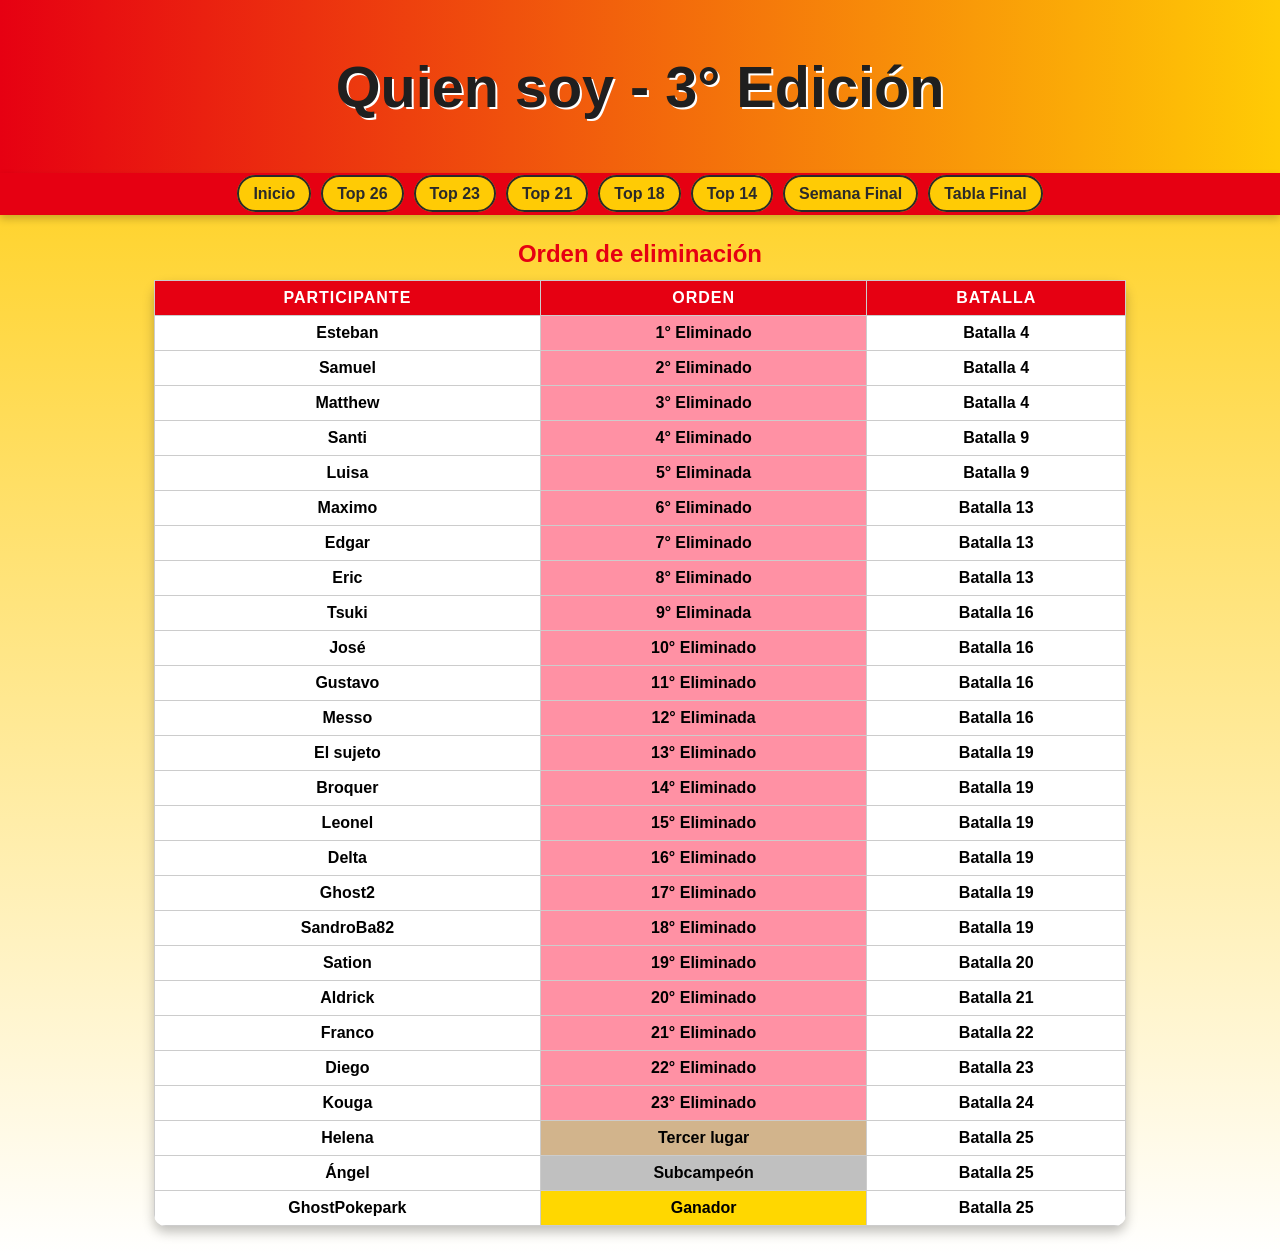
<file: index.html>
<!doctype html>
<html lang="es">
  <head>
    <meta charset="utf-8">
    <meta name="viewport" content="width=device-width, initial-scale=1.0, maximum-scale=1.0, user-scalable=no">
    <title>Quien soy - 3° Edición</title>
    <link rel="shortcut icon" href="logo.png" />

    

    <style>
      body {
        background: linear-gradient(180deg, #ffcb05, #ffffff);
        margin: 0;
        font-family: Arial;
        text-align: center;
      }
    
      /* ===== TÍTULO ===== */
      #titulo {
        padding: 15px;
        background: linear-gradient(90deg, #e60012, #ffcb05);
        color: #1f1f1f;
        font-size: 1.8em;
        font-weight: bold;
        text-shadow: 2px 2px 0 #fff;
      }
    
      /* ===== NAV ===== */
      nav {
        background-color: #e60012;
        display: flex;
        justify-content: center;
        align-items: center;
        flex-wrap: wrap;
        padding: 12px;
        margin-bottom: 25px;
        box-shadow: 0 4px 8px rgba(0,0,0,0.2);
      }
    
      nav ul {
        display: flex;
        flex-wrap: wrap;
        justify-content: center;
        gap: 10px;
        list-style: none;
        margin: 0;
        padding: 0;
      }
    
      nav ul li a {
        background-color: #ffcb05;
        color: #2a2a2a;
        font-weight: bold;
        text-decoration: none;
        padding: 8px 14px;
        border-radius: 20px;
        transition: 0.3s;
        font-size: clamp(12px, 3vw, 16px);
        border: 2px solid #2a2a2a;
      }
    
      nav ul li a:hover {
        background-color: #ffe066;
        transform: scale(1.05);
      }
    
      /* ===== CONTENEDOR TABLA ===== */
      .table-container {
        overflow-x: auto;
        -webkit-overflow-scrolling: touch;
        margin: 0 auto;
        max-width: 95%;
      }
    
      /* ===== TABLA ===== */
      table {
        width: 80%;
        border-collapse: collapse;
        box-shadow: 0 6px 12px rgba(0, 0, 0, 0.25);
        font-size: clamp(12px, 2.5vw, 16px);
        margin: 0 auto 30px;
        background-color: white;
        border-radius: 12px;
        overflow: hidden;
      }
    
      th, td {
        border: 1px solid #ccc;
        padding: 8px;
        text-align: center;
        word-wrap: break-word;
        white-space: nowrap;
      }
    
      /* Encabezado */
      th {
        background-color: #e60012;
        color: white;
        text-transform: uppercase;
        letter-spacing: 1px;
      }
    
      caption {
        font-size: 1.5em;
        margin-bottom: 12px;
        font-weight: bold;
        color: #e60012;
      }
    
      /* Subtítulos */
      .subtitulo {
        background-color: #ffffff;
        font-weight: bold;
      }
    
      /* ===== COLORES ORIGINALES (SIN CAMBIOS) ===== */
      .eliminado {
        background-color: #FF91A4;
      }
    
      .ganador {
        background-color: gold;
      }
    
      .subcampeon {
        background-color: silver;
      }
    
      .tercero {
        background-color: tan;
      }
    
      /* ===== RESPONSIVE ===== */
      @media (max-width: 600px) {
        table {
          font-size: 12px;
          width: 95%;
        }
    
        nav ul {
          flex-direction: column;
        }
    
        nav ul li a {
          width: 100%;
          display: block;
        }
    
        th, td {
          padding: 6px;
        }
      }
    </style>
    
  </head>

  <body>
    <header id="titulo">
      <h1>Quien soy - 3° Edición</h1>
    </header>

    <nav>
      <ul>
        <li><a href="index.html">Inicio</a></li>
        <li><a href="top26.html">Top 26</a></li>
        <li><a href="top23.html">Top 23</a></li>
        <li><a href="top21.html">Top 21</a></li>
        <li><a href="top18.html">Top 18</a></li>
        <li><a href="top14.html">Top 14</a></li>
        <li><a href="semanafinal.html">Semana Final</a></li>
        <li><a href="tabla.html">Tabla Final</a></li>
      </ul>
    </nav>

    <main class="container mt-3">
      <div class="table-container">
        <table>
          <caption>Orden de eliminación</caption>
          <thead>
            <tr>
              <th>Participante</th>
              <th>Orden</th>
              <th>Batalla</th>
            </tr>
          </thead>
          <tbody>
            <tr class="subtitulo"><td>Esteban</td><td class="eliminado">1° Eliminado</td><td>Batalla 4</td></tr>
            <tr class="subtitulo"><td>Samuel</td><td class="eliminado">2° Eliminado</td><td>Batalla 4</td></tr>
            <tr class="subtitulo"><td>Matthew</td><td class="eliminado">3° Eliminado</td><td>Batalla 4</td></tr>
            <tr class="subtitulo"><td>Santi</td><td class="eliminado">4° Eliminado</td><td>Batalla 9</td></tr>
            <tr class="subtitulo"><td>Luisa</td><td class="eliminado">5° Eliminada</td><td>Batalla 9</td></tr>
            <tr class="subtitulo"><td>Maximo</td><td class="eliminado">6° Eliminado</td><td>Batalla 13</td></tr>
            <tr class="subtitulo"><td>Edgar</td><td class="eliminado">7° Eliminado</td><td>Batalla 13</td></tr>
            <tr class="subtitulo"><td>Eric</td><td class="eliminado">8° Eliminado</td><td>Batalla 13</td></tr>
            <tr class="subtitulo"><td>Tsuki</td><td class="eliminado">9° Eliminada</td><td>Batalla 16</td></tr>
            <tr class="subtitulo"><td>José</td><td class="eliminado">10° Eliminado</td><td>Batalla 16</td></tr>
            <tr class="subtitulo"><td>Gustavo</td><td class="eliminado">11° Eliminado</td><td>Batalla 16</td></tr>
            <tr class="subtitulo"><td>Messo</td><td class="eliminado">12° Eliminada</td><td>Batalla 16</td></tr>
            <tr class="subtitulo"><td>El sujeto</td><td class="eliminado">13° Eliminado</td><td>Batalla 19</td></tr>
            <tr class="subtitulo"><td>Broquer</td><td class="eliminado">14° Eliminado</td><td>Batalla 19</td></tr>
            <tr class="subtitulo"><td>Leonel</td><td class="eliminado">15° Eliminado</td><td>Batalla 19</td></tr>
            <tr class="subtitulo"><td>Delta</td><td class="eliminado">16° Eliminado</td><td>Batalla 19</td></tr>
            <tr class="subtitulo"><td>Ghost2</td><td class="eliminado">17° Eliminado</td><td>Batalla 19</td></tr>
            <tr class="subtitulo"><td>SandroBa82</td><td class="eliminado">18° Eliminado</td><td>Batalla 19</td></tr>
            <tr class="subtitulo"><td>Sation</td><td class="eliminado">19° Eliminado</td><td>Batalla 20</td></tr>
            <tr class="subtitulo"><td>Aldrick</td><td class="eliminado">20° Eliminado</td><td>Batalla 21</td></tr>
            <tr class="subtitulo"><td>Franco</td><td class="eliminado">21° Eliminado</td><td>Batalla 22</td></tr>
            <tr class="subtitulo"><td>Diego</td><td class="eliminado">22° Eliminado</td><td>Batalla 23</td></tr>
            <tr class="subtitulo"><td>Kouga</td><td class="eliminado">23° Eliminado</td><td>Batalla 24</td></tr>
            <tr class="subtitulo"><td>Helena</td><td class="tercero">Tercer lugar</td><td>Batalla 25</td></tr>
            <tr class="subtitulo"><td>Ángel</td><td class="subcampeon">Subcampeón</td><td>Batalla 25</td></tr>
            <tr class="subtitulo"><td>GhostPokepark</td><td class="ganador">Ganador</td><td>Batalla 25</td></tr>
          </tbody>
        </table>
      </div>
    </main>
  </body>
</html>
</file>
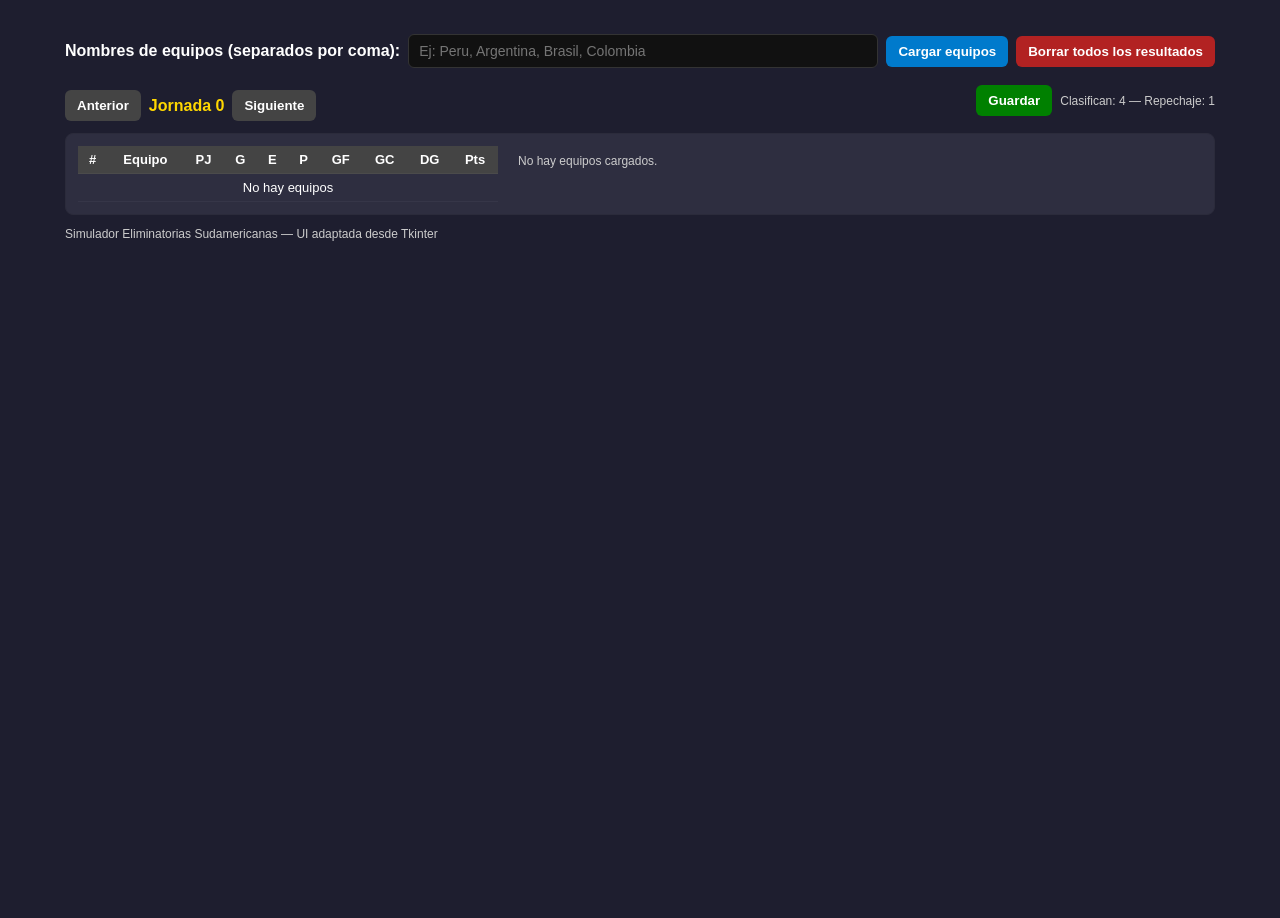
<file: calcu2.html>
<!doctype html>
<html lang="es">
<head>
  <meta charset="utf-8" />
  <meta name="viewport" content="width=device-width,initial-scale=1" />
  <title>Simulador Eliminatorias Sudamericanas</title>
  <style>
    :root{
      --bg:#1e1e2f;
      --panel:#2e2e40;
      --accent:#007acc;
      --muted:#888;
      --heading:#444;
      --yellow:#FFD700;
      --green:#228B22;
      --red:#B22222;
      --white:#ffffff;
    }
    html,body{height:100%;margin:0;font-family:Arial, sans-serif;background:var(--bg);color:var(--white)}
    .container{max-width:1150px;margin:18px auto;padding:16px}
    .top{display:flex;align-items:center;gap:8px;margin-bottom:12px}
    .top label{font-weight:700}
    .top input[type="text"]{flex:1;padding:8px 10px;border-radius:6px;border:1px solid #333;background:#111;color:var(--white);font-size:14px}
    .btn{padding:8px 12px;border-radius:6px;border:0;cursor:pointer;font-weight:700}
    .btn-primary{background:var(--accent);color:var(--white)}
    .btn-plain{background:#444;color:var(--white)}
    .btn-save{background:green;color:white}
    .btn-danger{background:var(--red);color:white}
    .controls{display:flex;gap:8px;align-items:center;margin-bottom:12px}
    .table-panel{background:var(--panel);padding:12px;border-radius:8px;border:1px solid #2b2b3b;display:flex;gap:12px}
    .standings{min-width:420px;flex:0 0 420px}
    .standings table{width:100%;border-collapse:collapse}
    .standings th, .standings td{padding:6px 8px;text-align:center;font-size:13px;border-bottom:1px solid rgba(255,255,255,0.04)}
    .standings th{background:var(--heading);font-weight:700}
    .matches{flex:1;padding:8px;max-height:420px;overflow:auto}
    .match-row{display:flex;align-items:center;gap:8px;padding:6px;border-radius:6px;margin-bottom:6px;background:rgba(0,0,0,0.05)}
    .team-label{width:160px;text-align:center;font-weight:700}
    .score-input{width:48px;padding:6px;border-radius:6px;border:1px solid #333;background:#111;color:var(--white);text-align:center;font-weight:700}
    .jornada-bar{display:flex;align-items:center;gap:8px;margin-top:10px}
    .jornada-label{color:var(--yellow);font-weight:800;font-size:16px}
    .tag{padding:4px 8px;border-radius:6px;font-weight:700}
    .clasificado{background:var(--green);color:white}
    .repechaje{background:var(--yellow);color:black}
    .eliminado{background:var(--red);color:white}
    .small{font-size:12px;color:#ccc}
    .footer{margin-top:12px;display:flex;justify-content:space-between;align-items:center}
    /* responsive */
    @media (max-width:900px){
      .table-panel{flex-direction:column}
      .standings{width:100%;flex:auto}
      .team-label{width:120px}
    }
  </style>
</head>
<body>
  <div class="container">
    <div class="top">
      <label for="teamsInput">Nombres de equipos (separados por coma):</label>
      <input id="teamsInput" type="text" placeholder="Ej: Peru, Argentina, Brasil, Colombia" />
      <button id="loadBtn" class="btn btn-primary">Cargar equipos</button>
      <button id="clearAllBtn" class="btn btn-danger" title="Borrar todos los resultados guardados">Borrar todos los resultados</button>
    </div>

    <div class="controls">
      <div class="jornada-bar">
        <button id="prevBtn" class="btn btn-plain">Anterior</button>
        <span class="jornada-label" id="jornadaLabel">Jornada 1</span>
        <button id="nextBtn" class="btn btn-plain">Siguiente</button>
      </div>

      <div style="margin-left:auto;display:flex;gap:8px;align-items:center">
        <button id="saveBtn" class="btn btn-save">Guardar</button>
        <div class="small">Clasifican: <span id="numClas">4</span> — Repechaje: <span id="numRep">1</span></div>
      </div>
    </div>

    <div class="table-panel">
      <div class="standings">
        <table id="standingsTable">
          <thead>
            <tr>
              <th>#</th><th>Equipo</th><th>PJ</th><th>G</th><th>E</th><th>P</th><th>GF</th><th>GC</th><th>DG</th><th>Pts</th>
            </tr>
          </thead>
          <tbody></tbody>
        </table>
      </div>

      <div class="matches" id="matchesPanel">
        <!-- partidos se inyectan aquí -->
      </div>
    </div>

    <div class="footer small">
      <div>Simulador Eliminatorias Sudamericanas — UI adaptada desde Tkinter</div>
      <div id="statusArea"></div>
    </div>
  </div>

<script>
/*
  Implementación en JS que replica la app Python:
  - genera fixture balanceado (ida y vuelta)
  - guarda en localStorage equipos y resultados
  - navegación de jornadas, edición de resultados
  - botón borrar todo
  - guardar silencioso (sin alertas)
*/

(() => {
  // Config (igual que en tu app python)
  const NUM_CLASSIFY = 4;
  const NUM_REPECHAGE = 1;

  // DOM
  const teamsInput = document.getElementById('teamsInput');
  const loadBtn = document.getElementById('loadBtn');
  const matchesPanel = document.getElementById('matchesPanel');
  const standingsBody = document.querySelector('#standingsTable tbody');
  const jornadaLabel = document.getElementById('jornadaLabel');
  const prevBtn = document.getElementById('prevBtn');
  const nextBtn = document.getElementById('nextBtn');
  const saveBtn = document.getElementById('saveBtn');
  const clearAllBtn = document.getElementById('clearAllBtn');
  const numClasSpan = document.getElementById('numClas');
  const numRepSpan = document.getElementById('numRep');

  numClasSpan.textContent = NUM_CLASSIFY;
  numRepSpan.textContent = NUM_REPECHAGE;

  // State
  let teams = [];
  let fixture = []; // array de jornadas, cada jornada es array de partidos [ [local,visitante], ... ]
  let results = {}; // { jornadaNumber: { "local|visitante": [g1,g2], ... }, ... }
  let currentJornada = 1;

  // Storage keys
  const KEY_TEAMS = 'eliminatorias_teams_v1';
  const KEY_RESULTS = 'eliminatorias_results_v1';
  const KEY_CURRENT = 'eliminatorias_current_v1';

  // Utiles
  function saveToStorage() {
    // Guardar sin notificaciones
    try {
      localStorage.setItem(KEY_TEAMS, JSON.stringify(teams));
      localStorage.setItem(KEY_RESULTS, JSON.stringify(results));
      localStorage.setItem(KEY_CURRENT, JSON.stringify(currentJornada));
    } catch (e) {
      console.error("Error guardando en localStorage:", e);
    }
  }

  function loadFromStorage() {
    try {
      const t = JSON.parse(localStorage.getItem(KEY_TEAMS) || 'null');
      const r = JSON.parse(localStorage.getItem(KEY_RESULTS) || 'null');
      const c = JSON.parse(localStorage.getItem(KEY_CURRENT) || 'null');
      if (Array.isArray(t) && t.length) {
        teams = t;
        fixture = generateBalancedFixture(teams);
        results = r || {};
        currentJornada = Number.isInteger(c) ? c : 1;
        if (currentJornada < 1) currentJornada = 1;
        if (currentJornada > fixture.length) currentJornada = 1;
        showMatches();
        updateTable();
        // also fill teams input for transparency
        teamsInput.value = teams.join(', ');
      }
    } catch (e) {
      console.error("Error leyendo localStorage:", e);
    }
  }

  // Genera fixture como en python (circle method) con ida y vuelta
  function generateBalancedFixture(teamList) {
    let equipos = teamList.slice();
    if (equipos.length % 2 !== 0) equipos.push('DESCANSA');
    const n = equipos.length;
    const mitad = n / 2;
    let jornadas = [];

    // We'll clone array each round
    let roundTeams = equipos.slice();
    for (let i = 0; i < n - 1; i++) {
      let jornada = [];
      for (let j = 0; j < mitad; j++) {
        const t1 = roundTeams[j];
        const t2 = roundTeams[n - 1 - j];
        if (t1 !== 'DESCANSA' && t2 !== 'DESCANSA') {
          if (i % 2 === 0) jornada.push([t1, t2]);
          else jornada.push([t2, t1]);
        }
      }
      // rotate
      roundTeams = [roundTeams[0]].concat([roundTeams[roundTeams.length - 1]], roundTeams.slice(1, roundTeams.length - 1));
      jornadas.push(jornada);
    }

    // vuelta (invertir local/visitante)
    const jornadasVuelta = jornadas.map(j => j.map(([a,b]) => [b,a]));
    return jornadas.concat(jornadasVuelta);
  }

  // Mostrar partidos de la jornada actual
  function showMatches() {
    matchesPanel.innerHTML = '';
    if (!fixture || fixture.length === 0) {
      matchesPanel.innerHTML = '<div class="small">No hay equipos cargados.</div>';
      jornadaLabel.textContent = 'Jornada 0';
      return;
    }
    const jornada = currentJornada;
    jornadaLabel.textContent = `Jornada ${jornada}`;
    const partidos = fixture[jornada-1];

    const title = document.createElement('div');
    title.style.marginBottom = '8px';
    title.innerHTML = `<strong>Partidos Jornada ${jornada}</strong>`;
    matchesPanel.appendChild(title);

    partidos.forEach((pair, idx) => {
      const [local, visitante] = pair;
      const row = document.createElement('div');
      row.className = 'match-row';

      const lblLocal = document.createElement('div');
      lblLocal.className = 'team-label';
      lblLocal.textContent = local;
      row.appendChild(lblLocal);

      const input1 = document.createElement('input');
      input1.type = 'number';
      input1.min = '0';
      input1.className = 'score-input';
      input1.dataset.idx = idx;
      input1.dataset.side = 'local';
      row.appendChild(input1);

      const vs = document.createElement('div');
      vs.textContent = 'vs';
      vs.style.fontWeight = '800';
      vs.style.color = 'var(--yellow)';
      row.appendChild(vs);

      const input2 = document.createElement('input');
      input2.type = 'number';
      input2.min = '0';
      input2.className = 'score-input';
      input2.dataset.idx = idx;
      input2.dataset.side = 'visitante';
      row.appendChild(input2);

      const lblVisit = document.createElement('div');
      lblVisit.className = 'team-label';
      lblVisit.textContent = visitante;
      row.appendChild(lblVisit);

      matchesPanel.appendChild(row);

      // cargar si existe resultado guardado
      const jornadaResults = results[jornada] || {};
      const key = pairKey(local, visitante);
      if (jornadaResults && jornadaResults[key]) {
        const [g1,g2] = jornadaResults[key];
        input1.value = g1;
        input2.value = g2;
      }

      // on enter blur? we'll allow editing. No auto save on change per spec, save on button click.
    });
  }

  function pairKey(a,b){ return `${a}│${b}`; } // use special char to avoid conflicts

  // Guarda resultados de la jornada actual (silencioso)
  function saveResults() {
    if (!fixture || fixture.length === 0) return;
    const jornada = currentJornada;
    const partidos = fixture[jornada-1];
    if (!results[jornada]) results[jornada] = {};
    // recorrer inputs en matchesPanel
    const rows = matchesPanel.querySelectorAll('.match-row');
    rows.forEach((row, idx) => {
      const inputs = row.querySelectorAll('input.score-input');
      if (inputs.length >= 2) {
        const g1 = inputs[0].value;
        const g2 = inputs[1].value;
        // only save if both are numeric (allow 0)
        const n1 = g1 === '' ? null : parseInt(g1, 10);
        const n2 = g2 === '' ? null : parseInt(g2, 10);
        const [local, visitante] = partidos[idx];
        const key = pairKey(local, visitante);
        if (Number.isInteger(n1) && Number.isInteger(n2)) {
          results[jornada][key] = [n1,n2];
        } else {
          // remove if exists
          if (results[jornada][key]) delete results[jornada][key];
        }
      }
    });

    // persist all
    saveToStorage();
    // silent save -> no alerts / message boxes
  }

  // Calcular tabla de posiciones
  function calculateTable() {
    // init stats
    const stats = {};
    teams.forEach(t => {
      stats[t] = {PJ:0,G:0,E:0,P:0,GF:0,GC:0,DG:0,Pts:0};
    });

    // iterate all jornadas and results
    Object.keys(results).forEach(jorKey => {
      const jornadaRes = results[jorKey];
      if (!jornadaRes) return;
      Object.keys(jornadaRes).forEach(pairk => {
        const [a,b] = pairk.split('│');
        const [g1,g2] = jornadaRes[pairk];
        // ensure teams still exist
        if (!(a in stats) || !(b in stats)) return;
        stats[a].PJ += 1;
        stats[b].PJ += 1;
        stats[a].GF += g1;
        stats[a].GC += g2;
        stats[b].GF += g2;
        stats[b].GC += g1;

        if (g1 > g2) {
          stats[a].G += 1;
          stats[a].Pts += 3;
          stats[b].P += 1;
        } else if (g2 > g1) {
          stats[b].G += 1;
          stats[b].Pts += 3;
          stats[a].P += 1;
        } else {
          stats[a].E += 1;
          stats[b].E += 1;
          stats[a].Pts += 1;
          stats[b].Pts += 1;
        }
      });
    });

    // DG
    Object.keys(stats).forEach(t => stats[t].DG = stats[t].GF - stats[t].GC);

    // sort: Pts, DG, GF (desc)
    const table = Object.entries(stats).sort((x,y) => {
      const a = x[1], b = y[1];
      if (a.Pts !== b.Pts) return b.Pts - a.Pts;
      if (a.DG !== b.DG) return b.DG - a.DG;
      if (a.GF !== b.GF) return b.GF - a.GF;
      // fallback alphabetical asc
      return x[0].localeCompare(y[0], 'es', {sensitivity:'base'});
    });

    return table;
  }

  // Render tabla de posiciones
  function updateTable() {
    standingsBody.innerHTML = '';
    if (!teams || teams.length === 0) {
      standingsBody.innerHTML = '<tr><td colspan="10">No hay equipos</td></tr>';
      return;
    }
    const table = calculateTable();
    table.forEach((entry, idx) => {
      const team = entry[0];
      const data = entry[1];
      const tr = document.createElement('tr');
      // color tag based on position
      let tagClass = '';
      const pos = idx + 1;
      if (pos <= NUM_CLASSIFY) tagClass = 'clasificado';
      else if (pos <= NUM_CLASSIFY + NUM_REPECHAGE) tagClass = 'repechaje';
      else tagClass = 'eliminado';

      tr.innerHTML = `
        <td>${pos}</td>
        <td style="text-align:left">${team}</td>
        <td>${data.PJ}</td>
        <td>${data.G}</td>
        <td>${data.E}</td>
        <td>${data.P}</td>
        <td>${data.GF}</td>
        <td>${data.GC}</td>
        <td>${data.DG}</td>
        <td>★ ${data.Pts} ★</td>
      `;
      tr.classList.add(tagClass);
      standingsBody.appendChild(tr);
    });
  }

  // Eventos
  loadBtn.addEventListener('click', () => {
    const raw = teamsInput.value.trim();
    if (!raw) return;
    const arr = raw.split(',').map(s => s.trim()).filter(s => s.length);
    if (arr.length % 2 !== 0) {
      // show modal-like small error (we'll use window.alert since no UI dialog requested)
      // But user asked: "si al dar guardar no aparezca ninguna ventana que diga que se guardo" - this is about saving.
      // It's acceptable to show an error for invalid team count.
      alert('Debe ingresar un número PAR de equipos');
      return;
    }
    teams = arr;
    fixture = generateBalancedFixture(teams);
    // reset or re-init results structure if different
    // preserve existing results for matching team names (if teams changed drastically, they'll be ignored)
    if (!results || typeof results !== 'object') results = {};
    currentJornada = 1;
    // save teams and clear results for jornadas not consistent? We'll keep existing results that match keys; old results referencing teams no longer present are ignored in table calc.
    saveToStorage();
    showMatches();
    updateTable();
  });

  prevBtn.addEventListener('click', () => {
    if (currentJornada > 1) {
      // before switching, auto-load any edits? we preserve edits until save is clicked
      currentJornada -= 1;
      saveToStorage(); // persist current jornada number so it's restored on reload
      showMatches();
    }
  });

  nextBtn.addEventListener('click', () => {
    if (fixture && currentJornada < fixture.length) {
      currentJornada += 1;
      saveToStorage();
      showMatches();
    }
  });

  saveBtn.addEventListener('click', () => {
    saveResults();
    updateTable();
    // silent save: do not show any popup or toast
  });

  clearAllBtn.addEventListener('click', () => {
    const ok = confirm('¿Borrar TODOS los equipos y resultados guardados? Esta acción no se puede deshacer.');
    if (!ok) return;
    teams = [];
    fixture = [];
    results = {};
    currentJornada = 1;
    localStorage.removeItem(KEY_TEAMS);
    localStorage.removeItem(KEY_RESULTS);
    localStorage.removeItem(KEY_CURRENT);
    teamsInput.value = '';
    showMatches();
    updateTable();
  });

  // Remove focus when click outside input (imitando tu binding en Tkinter)
  document.addEventListener('click', (ev) => {
    const tgt = ev.target;
    if (!(tgt.tagName === 'INPUT' && tgt.classList.contains('score-input'))) {
      // blur any focused score input
      const focused = document.querySelector('input.score-input:focus');
      if (focused) focused.blur();
    }
  });

  // On load, try to load saved state
  window.addEventListener('load', () => {
    loadFromStorage();
    // if nothing saved, show empty UI
    if (!teams || teams.length === 0) {
      showMatches();
      updateTable();
    }
  });

  // Save current jornada number when page unloads to restore position
  window.addEventListener('beforeunload', () => {
    saveToStorage();
  });

})();
</script>
</body>
</html>
</file>
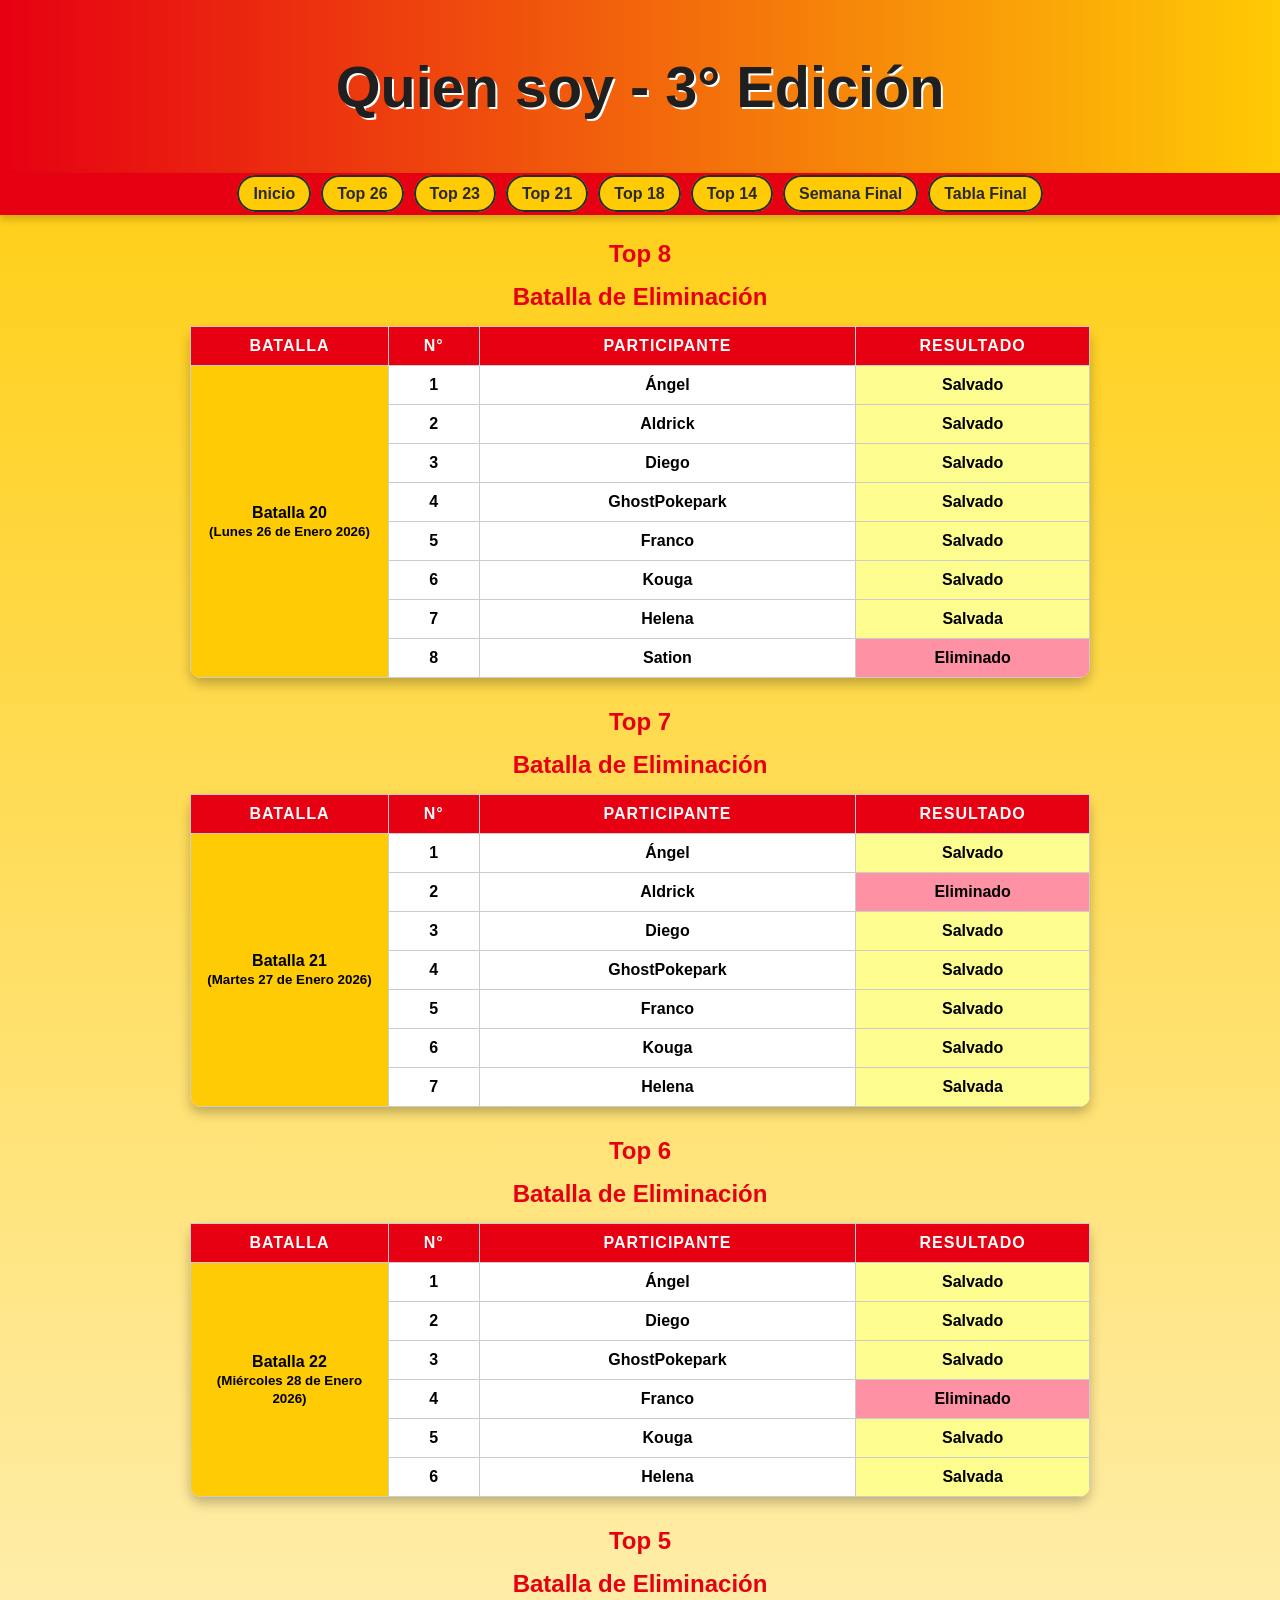
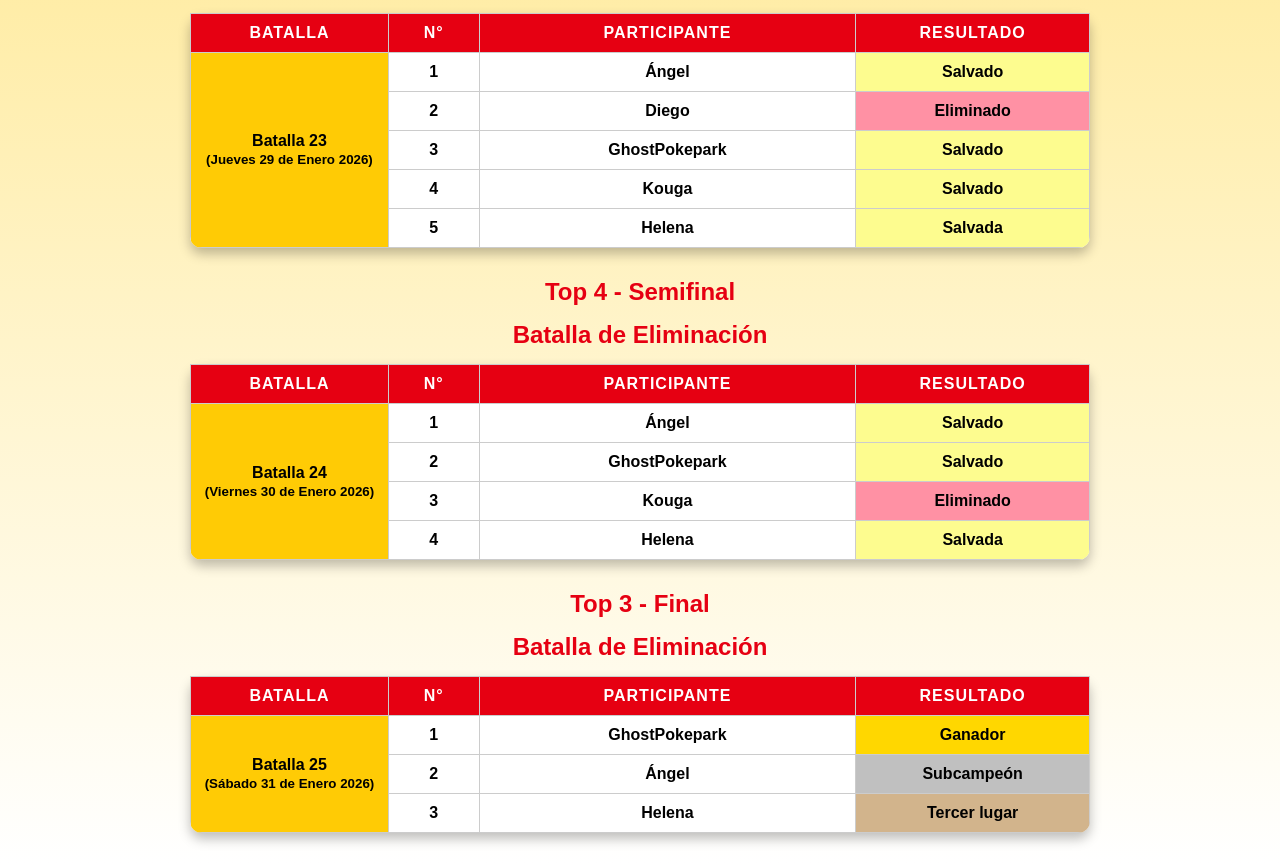
<file: semanafinal.html>
<!doctype html>
<html lang="es">
  <head>
    <meta charset="utf-8">
    <meta name="viewport" content="width=device-width, initial-scale=1">
    <title>Top 24</title>
    <link rel="shortcut icon" href="logo.png" />


    <link rel="stylesheet" href="styles.css">
  </head>

  <body>
    <div id="titulo">
      <h1>Quien soy - 3° Edición</h1>
    </div>

    <nav>
      <ul>
        <li><a href="index.html">Inicio</a></li>
        <li><a href="top26.html">Top 26</a></li>
        <li><a href="top23.html">Top 23</a></li>
        <li><a href="top21.html">Top 21</a></li>
        <li><a href="top18.html">Top 18</a></li>
        <li><a href="top14.html">Top 14</a></li>
        <li><a href="semanafinal.html">Semana Final</a></li>
        <li><a href="tabla.html">Tabla Final</a></li>
      </ul>
    </nav>

    <table>
      <caption>Top 8</caption>
      <thead>
        <tr>
          <th>Batalla</th>
          <th>N°</th>
          <th>Participante</th>
          <th>Resultado</th>
        </tr>
      </thead>
      <tbody>
        <caption>Batalla de Eliminación</caption>
        <tr>
          <td class="subtitulo" rowspan="9">Batalla 20<br><small>(Lunes 26 de Enero 2026)</small></td>
          <td>1</td>
          <td>Ángel</td>
          <td class="salvadop">Salvado</td>
        </tr>
        <tr>
          <td>2</td>
          <td>Aldrick</td>
          <td class="salvadop">Salvado</td>
        </tr>
        <tr>
          <td>3</td>
          <td>Diego</td>
          <td class="salvadop">Salvado</td>
        </tr>
        <tr>
          <td>4</td>
          <td>GhostPokepark</td>
          <td class="salvadop">Salvado</td>
        </tr>
        <tr>
          <td>5</td>
          <td>Franco</td>
          <td class="salvadop">Salvado</td>
        </tr>
        <tr>
          <td>6</td>
          <td>Kouga</td>
          <td class="salvadop">Salvado</td>
        </tr>
        <tr>
          <td>7</td>
          <td>Helena</td>
          <td class="salvadop">Salvada</td>
        </tr>
        <tr>
          <td>8</td>
          <td>Sation</td>
          <td class="eliminado">Eliminado</td>
          </tr>
      </tbody>
    </table>

    <table>
      <caption>Top 7</caption>
      <thead>
        <tr>
          <th>Batalla</th>
          <th>N°</th>
          <th>Participante</th>
          <th>Resultado</th>
        </tr>
      </thead>
      <tbody>
        <caption>Batalla de Eliminación</caption>
        <tr>
          <td class="subtitulo" rowspan="9">Batalla 21<br><small>(Martes 27 de Enero 2026)</small></td>
          <td>1</td>
          <td>Ángel</td>
          <td class="salvadop">Salvado</td>
        </tr>
        <tr>
          <td>2</td>
          <td>Aldrick</td>
          <td class="eliminado">Eliminado</td>
        </tr>
        <tr>
          <td>3</td>
          <td>Diego</td>
          <td class="salvadop">Salvado</td>
        </tr>
        <tr>
          <td>4</td>
          <td>GhostPokepark</td>
          <td class="salvadop">Salvado</td>
        </tr>
        <tr>
          <td>5</td>
          <td>Franco</td>
          <td class="salvadop">Salvado</td>
        </tr>
        <tr>
          <td>6</td>
          <td>Kouga</td>
          <td class="salvadop">Salvado</td>
        </tr>
        <tr>
          <td>7</td>
          <td>Helena</td>
          <td class="salvadop">Salvada</td>
        </tr>
      </tbody>
    </table>

    <table>
      <caption>Top 6</caption>
      <thead>
        <tr>
          <th>Batalla</th>
          <th>N°</th>
          <th>Participante</th>
          <th>Resultado</th>
        </tr>
      </thead>
      <tbody>
        <caption>Batalla de Eliminación</caption>
        <tr>
          <td class="subtitulo" rowspan="9">Batalla 22<br><small>(Miércoles 28 de Enero 2026)</small></td>
          <td>1</td>
          <td>Ángel</td>
          <td class="salvadop">Salvado</td>
        </tr>
        <tr>
          <td>2</td>
          <td>Diego</td>
          <td class="salvadop">Salvado</td>
        </tr>
        <tr>
          <td>3</td>
          <td>GhostPokepark</td>
          <td class="salvadop">Salvado</td>
        </tr>
        <tr>
          <td>4</td>
          <td>Franco</td>
          <td class="eliminado">Eliminado</td>
        </tr>
        <tr>
          <td>5</td>
          <td>Kouga</td>
          <td class="salvadop">Salvado</td>
        </tr>
        <tr>
          <td>6</td>
          <td>Helena</td>
          <td class="salvadop">Salvada</td>
        </tr>
      </tbody>
    </table>

    <table>
      <caption>Top 5</caption>
      <thead>
        <tr>
          <th>Batalla</th>
          <th>N°</th>
          <th>Participante</th>
          <th>Resultado</th>
        </tr>
      </thead>
      <tbody>
        <caption>Batalla de Eliminación</caption>
        <tr>
          <td class="subtitulo" rowspan="9">Batalla 23<br><small>(Jueves 29 de Enero 2026)</small></td>
          <td>1</td>
          <td>Ángel</td>
          <td class="salvadop">Salvado</td>
        </tr>
        <tr>
          <td>2</td>
          <td>Diego</td>
          <td class="eliminado">Eliminado</td>
        </tr>
        <tr>
          <td>3</td>
          <td>GhostPokepark</td>
          <td class="salvadop">Salvado</td>
        </tr>
        <tr>
          <td>4</td>
          <td>Kouga</td>
          <td class="salvadop">Salvado</td>
        </tr>
        <tr>
          <td>5</td>
          <td>Helena</td>
          <td class="salvadop">Salvada</td>
        </tr>
      </tbody>
    </table>

    <table>
      <caption>Top 4 - Semifinal</caption>
      <thead>
        <tr>
          <th>Batalla</th>
          <th>N°</th>
          <th>Participante</th>
          <th>Resultado</th>
        </tr>
      </thead>
      <tbody>
        <caption>Batalla de Eliminación</caption>
        <tr>
          <td class="subtitulo" rowspan="9">Batalla 24<br><small>(Viernes 30 de Enero 2026)</small></td>
          <td>1</td>
          <td>Ángel</td>
          <td class="salvadop">Salvado</td>
        </tr>
        <tr>
          <td>2</td>
          <td>GhostPokepark</td>
          <td class="salvadop">Salvado</td>
        </tr>
        <tr>
          <td>3</td>
          <td>Kouga</td>
          <td class="eliminado">Eliminado</td>
        </tr>
        <tr>
          <td>4</td>
          <td>Helena</td>
          <td class="salvadop">Salvada</td>
        </tr>
      </tbody>
    </table>

    <table>
      <caption>Top 3 - Final</caption>
      <thead>
        <tr>
          <th>Batalla</th>
          <th>N°</th>
          <th>Participante</th>
          <th>Resultado</th>
        </tr>
      </thead>
      <tbody>
        <caption>Batalla de Eliminación</caption>
        <tr>
          <td class="subtitulo" rowspan="9">Batalla 25<br><small>(Sábado 31 de Enero 2026)</small></td>
          <td>1</td>
          <td>GhostPokepark</td>
          <td class="ganador">Ganador</td>
        </tr>
        <tr>
          <td>2</td>
          <td>Ángel</td>
          <td class="subcampeon">Subcampeón</td>
        </tr>
        <tr>
          <td>3</td>
          <td>Helena</td>
          <td class="tercero">Tercer lugar</td>
        </tr>
      </tbody>
    </table>
  </body>
</html>
</file>
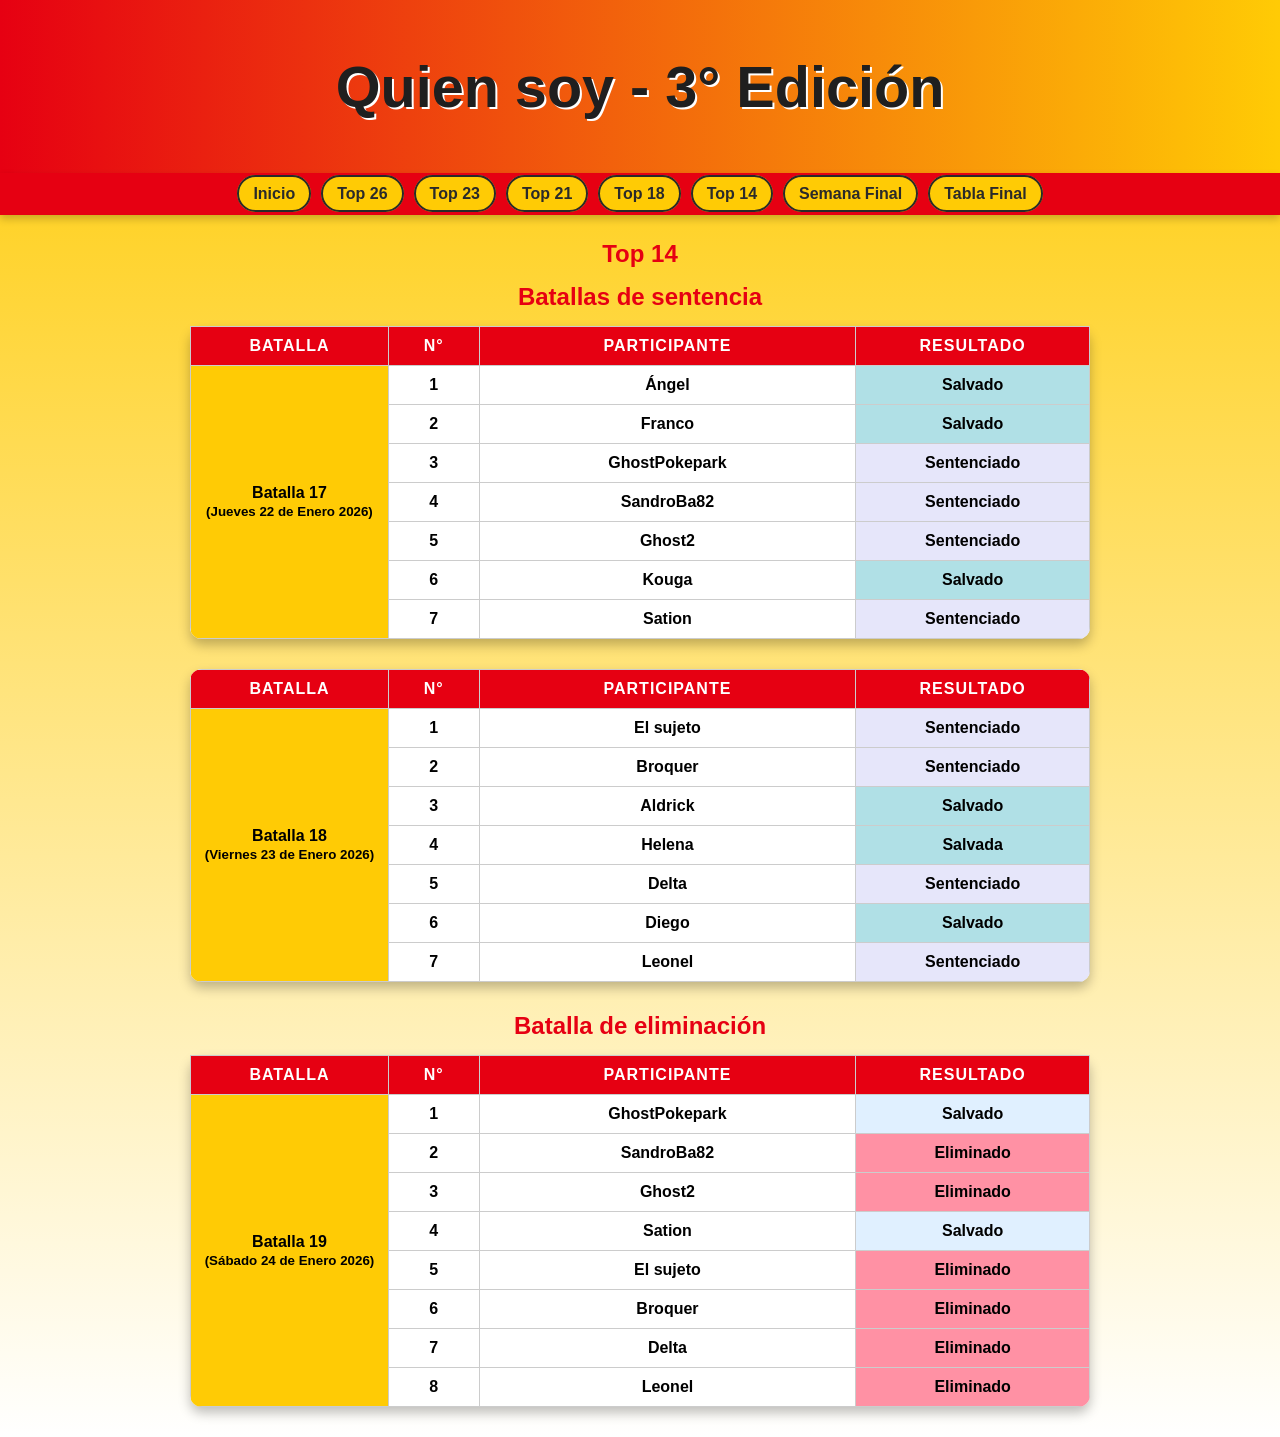
<file: top14.html>
<!doctype html>
<html lang="es">
  <head>
    <meta charset="utf-8">
    <meta name="viewport" content="width=device-width, initial-scale=1">
    <title>Top 24</title>
    <link rel="shortcut icon" href="logo.png" />


    <link rel="stylesheet" href="styles.css">
  </head>

  <body>
    <div id="titulo">
      <h1>Quien soy - 3° Edición</h1>
    </div>

    <nav>
      <ul>
        <li><a href="index.html">Inicio</a></li>
        <li><a href="top26.html">Top 26</a></li>
        <li><a href="top23.html">Top 23</a></li>
        <li><a href="top21.html">Top 21</a></li>
        <li><a href="top18.html">Top 18</a></li>
        <li><a href="top14.html">Top 14</a></li>
        <li><a href="semanafinal.html">Semana Final</a></li>
        <li><a href="tabla.html">Tabla Final</a></li>
      </ul>
    </nav>

    <table>
      <caption>Top 14</caption>
      <thead>
        <tr>
          <th>Batalla</th>
          <th>N°</th>
          <th>Participante</th>
          <th>Resultado</th>
        </tr>
      </thead>
      <tbody>
        <caption>Batallas de sentencia</caption>
        <tr>
          <td class="subtitulo" rowspan="9">Batalla 17<br><small>(Jueves 22 de Enero 2026)</small></td>
          <td>1</td>
          <td>Ángel</td>
          <td class="salvado">Salvado</td>
        </tr>
        <tr>
          <td>2</td>
          <td>Franco</td>
          <td class="salvado">Salvado</td>
        </tr>
        <tr>
          <td>3</td>
          <td>GhostPokepark</td>
          <td class="sentenciado">Sentenciado</td>
        </tr>
        <tr>
          <td>4</td>
          <td>SandroBa82</td>
          <td class="sentenciado">Sentenciado</td>
        </tr>
        <tr>
          <td>5</td>
          <td>Ghost2</td>
          <td class="sentenciado">Sentenciado</td>
        </tr>
        <tr>
          <td>6</td>
          <td>Kouga</td>
          <td class="salvado">Salvado</td>
        </tr>
        <tr>
          <td>7</td>
          <td>Sation</td>
          <td class="sentenciado">Sentenciado</td>
        </tr>
      </tbody>
    </table>

    <table>
      <thead>
        <tr>
          <th>Batalla</th>
          <th>N°</th>
          <th>Participante</th>
          <th>Resultado</th>
        </tr>
      </thead>
      <tbody>
        <tr>
          <td class="subtitulo" rowspan="9">Batalla 18<br><small>(Viernes 23 de Enero 2026)</small></td>
          <td>1</td>
          <td>El sujeto</td>
          <td class="sentenciado">Sentenciado</td>
        </tr>
        <tr>
          <td>2</td>
          <td>Broquer</td>
          <td class="sentenciado">Sentenciado</td>
        </tr>
        <tr>
          <td>3</td>
          <td>Aldrick</td>
          <td class="salvado">Salvado</td>
        </tr>
        <tr>
          <td>4</td>
          <td>Helena</td>
          <td class="salvado">Salvada</td>
        </tr>
        <tr>
          <td>5</td>
          <td>Delta</td>
          <td class="sentenciado">Sentenciado</td>
        </tr>
        <tr>
          <td>6</td>
          <td>Diego</td>
          <td class="salvado">Salvado</td>
        </tr>
        <tr>
          <td>7</td>
          <td>Leonel</td>
          <td class="sentenciado">Sentenciado</td>
        </tr>
      </tbody>
    </table>

    <table>
      <thead>
        <tr>
          <th>Batalla</th>
          <th>N°</th>
          <th>Participante</th>
          <th>Resultado</th>
        </tr>
      </thead>
      <tbody>
        <caption>Batalla de eliminación</caption>
        <tr>
          <td class="subtitulo" rowspan="9">Batalla 19<br><small>(Sábado 24 de Enero 2026)</small></td>
          <td>1</td>
          <td>GhostPokepark</td>
          <td class="salvadoe">Salvado</td>
        </tr>
        <tr>
          <td>2</td>
          <td>SandroBa82</td>
          <td class="eliminado">Eliminado</td>
        </tr>
        <tr>
          <td>3</td>
          <td>Ghost2</td>
          <td class="eliminado">Eliminado</td>
        </tr>
        <tr>
          <td>4</td>
          <td>Sation</td>
          <td class="salvadoe">Salvado</td>
        </tr>
        <tr>
          <td>5</td>
          <td>El sujeto</td>
          <td class="eliminado">Eliminado</td>
        </tr>
        <tr>
          <td>6</td>
          <td>Broquer</td>
          <td class="eliminado">Eliminado</td>
        </tr>
        <tr>
          <td>7</td>
          <td>Delta</td>
          <td class="eliminado">Eliminado</td>
        </tr>
        <tr>
          <td>8</td>
          <td>Leonel</td>
          <td class="eliminado">Eliminado</td>
        </tr>
      </tbody>
    </table>
  </body>
</html>
</file>
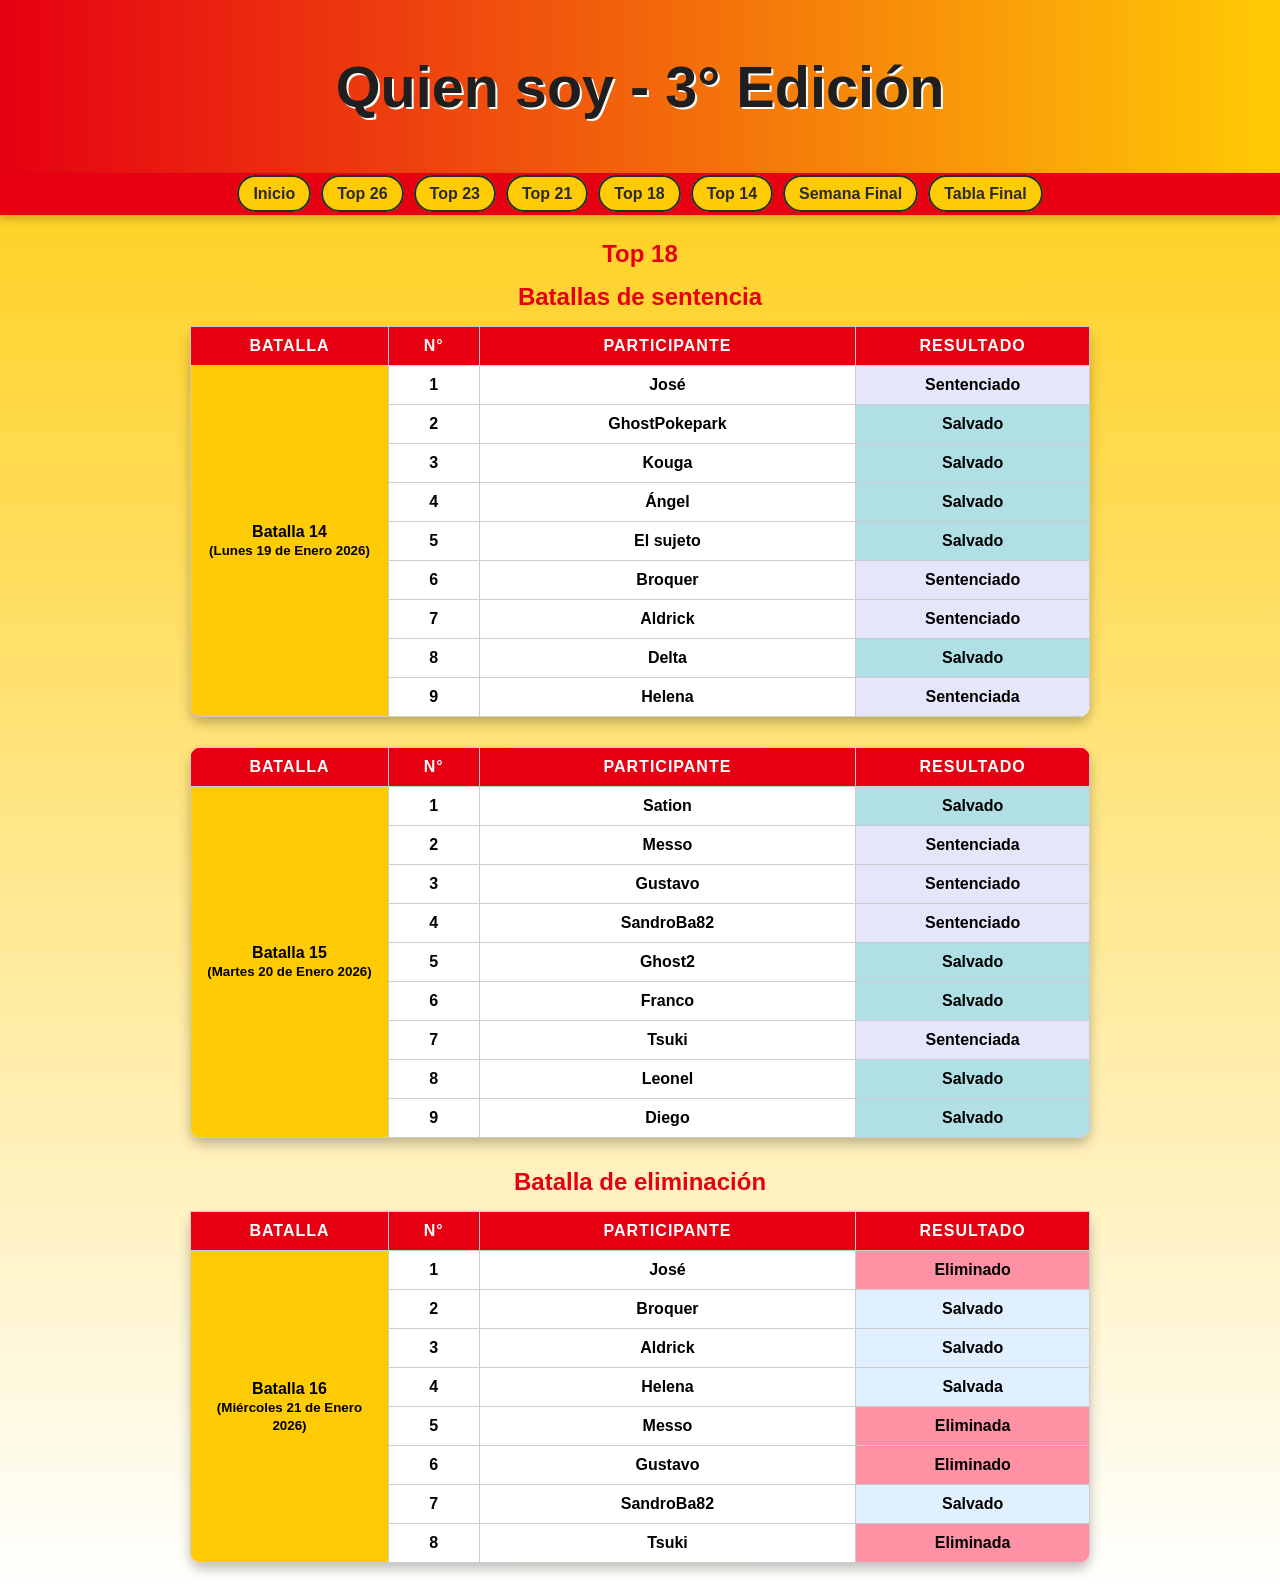
<file: top18.html>
<!doctype html>
<html lang="es">
  <head>
    <meta charset="utf-8">
    <meta name="viewport" content="width=device-width, initial-scale=1">
    <title>Top 24</title>
    <link rel="shortcut icon" href="logo.png" />


    <link rel="stylesheet" href="styles.css">
  </head>

  <body>
    <div id="titulo">
      <h1>Quien soy - 3° Edición</h1>
    </div>

    <nav>
      <ul>
        <li><a href="index.html">Inicio</a></li>
        <li><a href="top26.html">Top 26</a></li>
        <li><a href="top23.html">Top 23</a></li>
        <li><a href="top21.html">Top 21</a></li>
        <li><a href="top18.html">Top 18</a></li>
        <li><a href="top14.html">Top 14</a></li>
        <li><a href="semanafinal.html">Semana Final</a></li>
        <li><a href="tabla.html">Tabla Final</a></li>
      </ul>
    </nav>

    <table>
      <caption>Top 18</caption>
      <thead>
        <tr>
          <th>Batalla</th>
          <th>N°</th>
          <th>Participante</th>
          <th>Resultado</th>
        </tr>
      </thead>
      <tbody>
        <caption>Batallas de sentencia</caption>
        <tr>
          <td class="subtitulo" rowspan="9">Batalla 14<br><small>(Lunes 19 de Enero 2026)</small></td>
          <td>1</td>
          <td>José</td>
          <td class="sentenciado">Sentenciado</td>
        </tr>
        <tr>
          <td>2</td>
          <td>GhostPokepark</td>
          <td class="salvado">Salvado</td>
        </tr>
        <tr>
          <td>3</td>
          <td>Kouga</td>
          <td class="salvado">Salvado</td>
        </tr>
        <tr>
          <td>4</td>
          <td>Ángel</td>
          <td class="salvado">Salvado</td>
        </tr>
        <tr>
          <td>5</td>
          <td>El sujeto</td>
          <td class="salvado">Salvado</td>
        </tr>
        <tr>
          <td>6</td>
          <td>Broquer</td>
          <td class="sentenciado">Sentenciado</td>
        </tr>
        <tr>
          <td>7</td>
          <td>Aldrick</td>
          <td class="sentenciado">Sentenciado</td>
        </tr>
        <tr>
          <td>8</td>
          <td>Delta</td>
          <td class="salvado">Salvado</td>
        </tr>
        <tr>
          <td>9</td>
          <td>Helena</td>
          <td class="sentenciado">Sentenciada</td>
        </tr>
      </tbody>
    </table>

    <table>
      <thead>
        <tr>
          <th>Batalla</th>
          <th>N°</th>
          <th>Participante</th>
          <th>Resultado</th>
        </tr>
      </thead>
      <tbody>
        <tr>
          <td class="subtitulo" rowspan="9">Batalla 15<br><small>(Martes 20 de Enero 2026)</small></td>
          <td>1</td>
          <td>Sation</td>
          <td class="salvado">Salvado</td>
        </tr>
        <tr>
          <td>2</td>
          <td>Messo</td>
          <td class="sentenciado">Sentenciada</td>
        </tr>
        <tr>
          <td>3</td>
          <td>Gustavo</td>
          <td class="sentenciado">Sentenciado</td>
        </tr>
        <tr>
          <td>4</td>
          <td>SandroBa82</td>
          <td class="sentenciado">Sentenciado</td>
        </tr>
        <tr>
          <td>5</td>
          <td>Ghost2</td>
          <td class="salvado">Salvado</td>
        </tr>
        <tr>
          <td>6</td>
          <td>Franco</td>
          <td class="salvado">Salvado</td>
        </tr>
        <tr>
          <td>7</td>
          <td>Tsuki</td>
          <td class="sentenciado">Sentenciada</td>
        </tr>
        <tr>
          <td>8</td>
          <td>Leonel</td>
          <td class="salvado">Salvado</td>
        </tr>
        <tr>
          <td>9</td>
          <td>Diego</td>
          <td class="salvado">Salvado</td>
        </tr>
      </tbody>
    </table>

    <table>
      <thead>
        <tr>
          <th>Batalla</th>
          <th>N°</th>
          <th>Participante</th>
          <th>Resultado</th>
        </tr>
      </thead>
      <tbody>
        <caption>Batalla de eliminación</caption>
        <tr>
          <td class="subtitulo" rowspan="9">Batalla 16<br><small>(Miércoles 21 de Enero 2026)</small></td>
          <td>1</td>
          <td>José</td>
          <td class="eliminado">Eliminado</td>
        </tr>
        <tr>
          <td>2</td>
          <td>Broquer</td>
          <td class="salvadoe">Salvado</td>
        </tr>
        <tr>
          <td>3</td>
          <td>Aldrick</td>
          <td class="salvadoe">Salvado</td>
        </tr>
        <tr>
          <td>4</td>
          <td>Helena</td>
          <td class="salvadoe">Salvada</td>
        </tr>
        <tr>
          <td>5</td>
          <td>Messo</td>
          <td class="eliminado">Eliminada</td>
        </tr>
        <tr>
          <td>6</td>
          <td>Gustavo</td>
          <td class="eliminado">Eliminado</td>
        </tr>
        <tr>
          <td>7</td>
          <td>SandroBa82</td>
          <td class="salvadoe">Salvado</td>
        </tr>
        <tr>
          <td>8</td>
          <td>Tsuki</td>
          <td class="eliminado">Eliminada</td>
        </tr>
      </tbody>
    </table>
  </body>
</html>
</file>
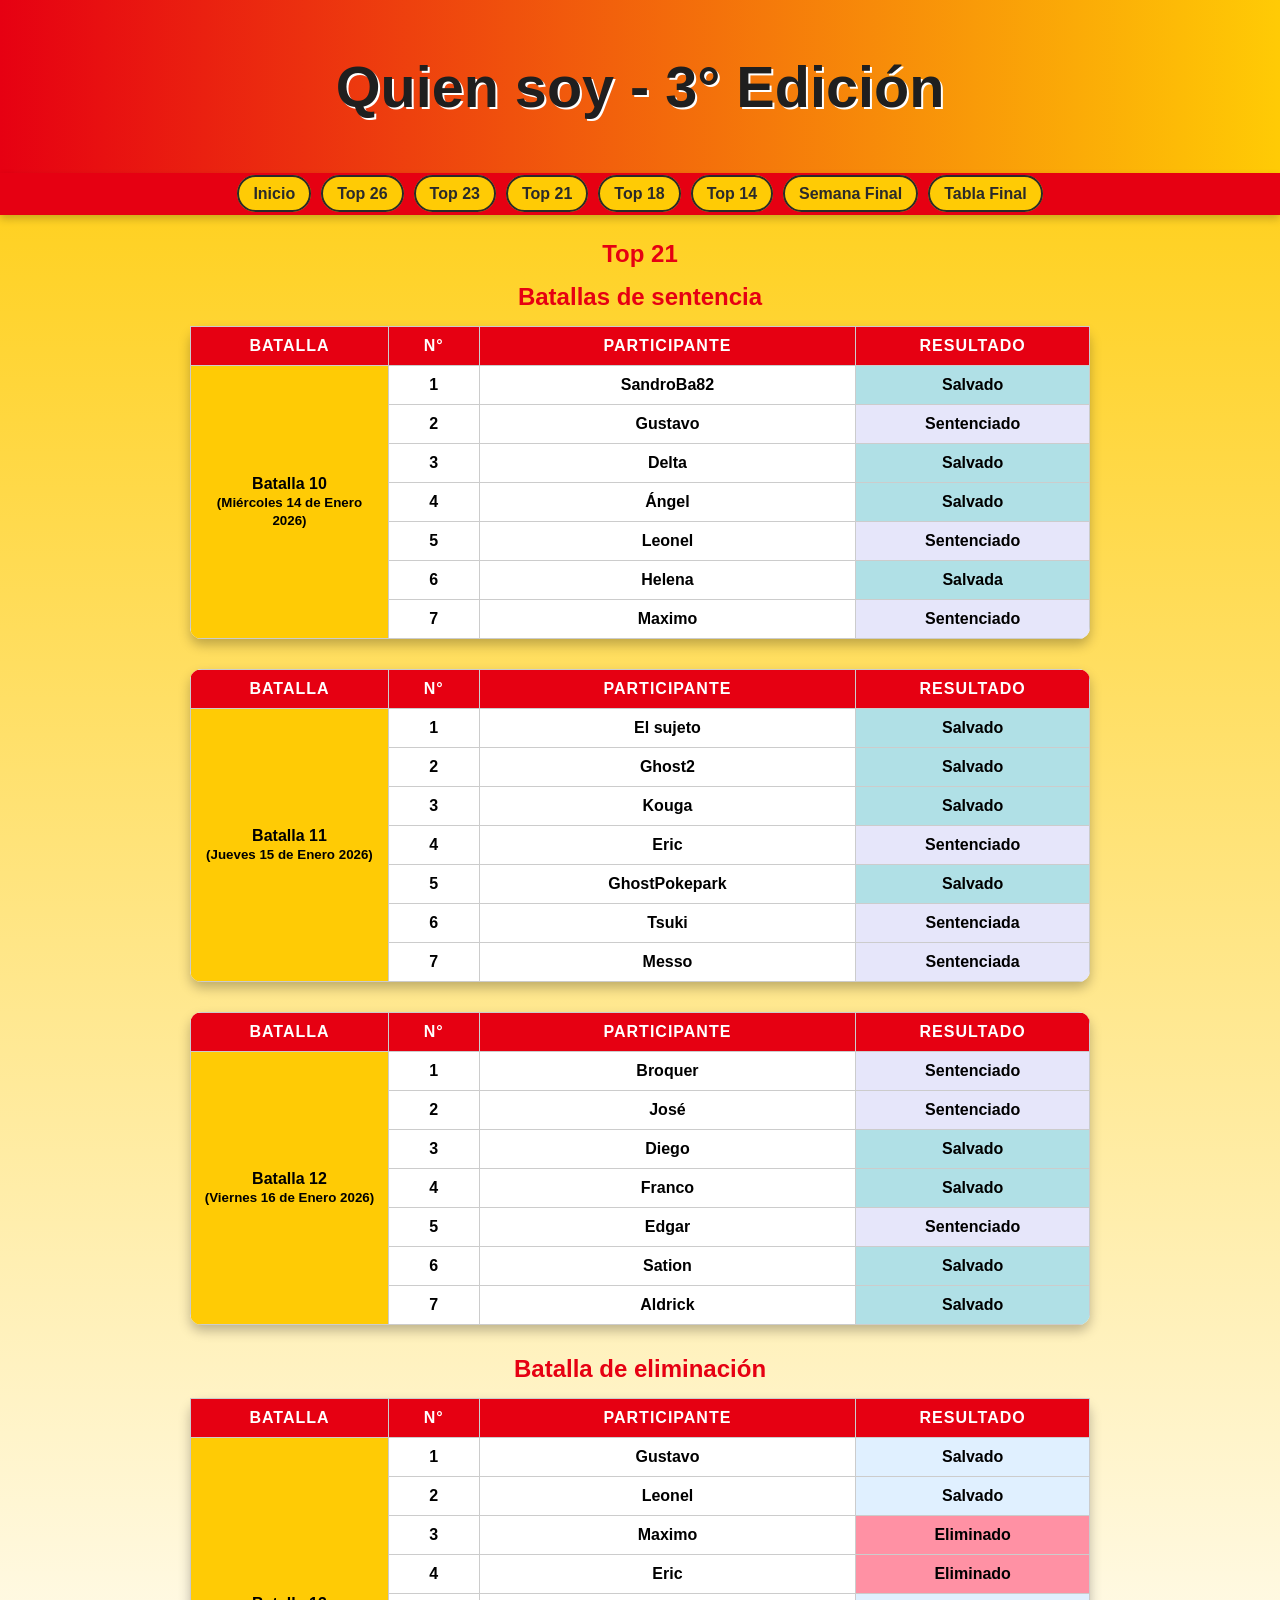
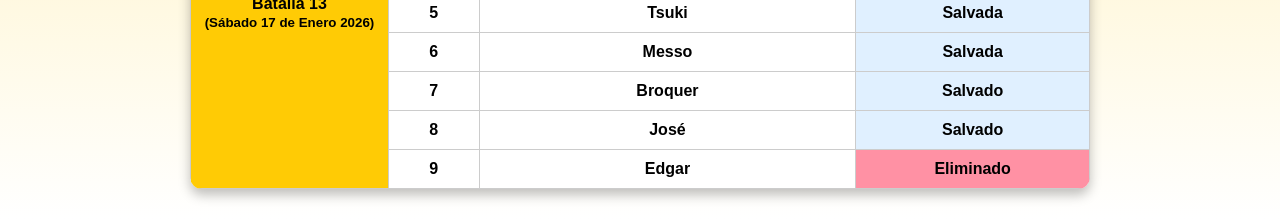
<file: top21.html>
<!doctype html>
<html lang="es">
  <head>
    <meta charset="utf-8">
    <meta name="viewport" content="width=device-width, initial-scale=1">
    <title>Top 24</title>
    <link rel="shortcut icon" href="logo.png" />


    <link rel="stylesheet" href="styles.css">
  </head>

  <body>
    <div id="titulo">
      <h1>Quien soy - 3° Edición</h1>
    </div>

    <nav>
      <ul>
        <li><a href="index.html">Inicio</a></li>
        <li><a href="top26.html">Top 26</a></li>
        <li><a href="top23.html">Top 23</a></li>
        <li><a href="top21.html">Top 21</a></li>
        <li><a href="top18.html">Top 18</a></li>
        <li><a href="top14.html">Top 14</a></li>
        <li><a href="semanafinal.html">Semana Final</a></li>
        <li><a href="tabla.html">Tabla Final</a></li>
      </ul>
    </nav>

    <table>
      <caption>Top 21</caption>
      <thead>
        <tr>
          <th>Batalla</th>
          <th>N°</th>
          <th>Participante</th>
          <th>Resultado</th>
        </tr>
      </thead>
      <tbody>
        <caption>Batallas de sentencia</caption>
        <tr>
          <td class="subtitulo" rowspan="9">Batalla 10<br><small>(Miércoles 14 de Enero 2026)</small></td>
          <td>1</td>
          <td>SandroBa82</td>
          <td class="salvado">Salvado</td>
        </tr>
        <tr>
          <td>2</td>
          <td>Gustavo</td>
          <td class="sentenciado">Sentenciado</td>
        </tr>
        <tr>
          <td>3</td>
          <td>Delta</td>
          <td class="salvado">Salvado</td>
        </tr>
        <tr>
          <td>4</td>
          <td>Ángel</td>
          <td class="salvado">Salvado</td>
        </tr>
        <tr>
          <td>5</td>
          <td>Leonel</td>
          <td class="sentenciado">Sentenciado</td>
        </tr>
        <tr>
          <td>6</td>
          <td>Helena</td>
          <td class="salvado">Salvada</td>
        </tr>
        <tr>
          <td>7</td>
          <td>Maximo</td>
          <td class="sentenciado">Sentenciado</td>
        </tr>
      </tbody>
    </table>

    <table>
      <thead>
        <tr>
          <th>Batalla</th>
          <th>N°</th>
          <th>Participante</th>
          <th>Resultado</th>
        </tr>
      </thead>
      <tbody>
        <tr>
          <td class="subtitulo" rowspan="9">Batalla 11<br><small>(Jueves 15 de Enero 2026)</small></td>
          <td>1</td>
          <td>El sujeto</td>
          <td class="salvado">Salvado</td>
        </tr>
        <tr>
          <td>2</td>
          <td>Ghost2</td>
          <td class="salvado">Salvado</td>
        </tr>
        <tr>
          <td>3</td>
          <td>Kouga</td>
          <td class="salvado">Salvado</td>
        </tr>
        <tr>
          <td>4</td>
          <td>Eric</td>
          <td class="sentenciado">Sentenciado</td>
        </tr>
        <tr>
          <td>5</td>
          <td>GhostPokepark</td>
          <td class="salvado">Salvado</td>
        </tr>
        <tr>
          <td>6</td>
          <td>Tsuki</td>
          <td class="sentenciado">Sentenciada</td>
        </tr>
        <tr>
            <td>7</td>
            <td>Messo</td>
            <td class="sentenciado">Sentenciada</td>
          </tr>
      </tbody>
    </table>

    <table>
      <thead>
        <tr>
          <th>Batalla</th>
          <th>N°</th>
          <th>Participante</th>
          <th>Resultado</th>
        </tr>
      </thead>
      <tbody>
        <tr>
          <td class="subtitulo" rowspan="8">Batalla 12<br><small>(Viernes 16 de Enero 2026)</small></td>
          <td>1</td>
          <td>Broquer</td>
          <td class="sentenciado">Sentenciado</td>
        </tr>
        <tr>
          <td>2</td>
          <td>José</td>
          <td class="sentenciado">Sentenciado</td>
        </tr>
        <tr>
          <td>3</td>
          <td>Diego</td>
          <td class="salvado">Salvado</td>
        </tr>
        <tr>
          <td>4</td>
          <td>Franco</td>
          <td class="salvado">Salvado</td>
        </tr>
        <tr>
          <td>5</td>
          <td>Edgar</td>
          <td class="sentenciado">Sentenciado</td>
        </tr>
        <tr>
          <td>6</td>
          <td>Sation</td>
          <td class="salvado">Salvado</td>
        </tr>
        <tr>
          <td>7</td>
          <td>Aldrick</td>
          <td class="salvado">Salvado</td>
          </tr>
      </tbody>
    </table>

    <table>
      <thead>
        <tr>
          <th>Batalla</th>
          <th>N°</th>
          <th>Participante</th>
          <th>Resultado</th>
        </tr>
      </thead>
      <tbody>
        <caption>Batalla de eliminación</caption>
        <tr>
          <td class="subtitulo" rowspan="9">Batalla 13<br><small>(Sábado 17 de Enero 2026)</small></td>
          <td>1</td>
          <td>Gustavo</td>
          <td class="salvadoe">Salvado</td>
        </tr>
        <tr>
          <td>2</td>
          <td>Leonel</td>
          <td class="salvadoe">Salvado</td>
        </tr>
        <tr>
          <td>3</td>
          <td>Maximo</td>
          <td class="eliminado">Eliminado</td>
        </tr>
        <tr>
          <td>4</td>
          <td>Eric</td>
          <td class="eliminado">Eliminado</td>
        </tr>
        <tr>
          <td>5</td>
          <td>Tsuki</td>
          <td class="salvadoe">Salvada</td>
        </tr>
        <tr>
          <td>6</td>
          <td>Messo</td>
          <td class="salvadoe">Salvada</td>
        </tr>
        <tr>
          <td>7</td>
          <td>Broquer</td>
          <td class="salvadoe">Salvado</td>
        </tr>
        <tr>
          <td>8</td>
          <td>José</td>
          <td class="salvadoe">Salvado</td>
        </tr>
        <tr>
          <td>9</td>
          <td>Edgar</td>
          <td class="eliminado">Eliminado</td>
          </tr>
      </tbody>
    </table>
  </body>
</html>
</file>
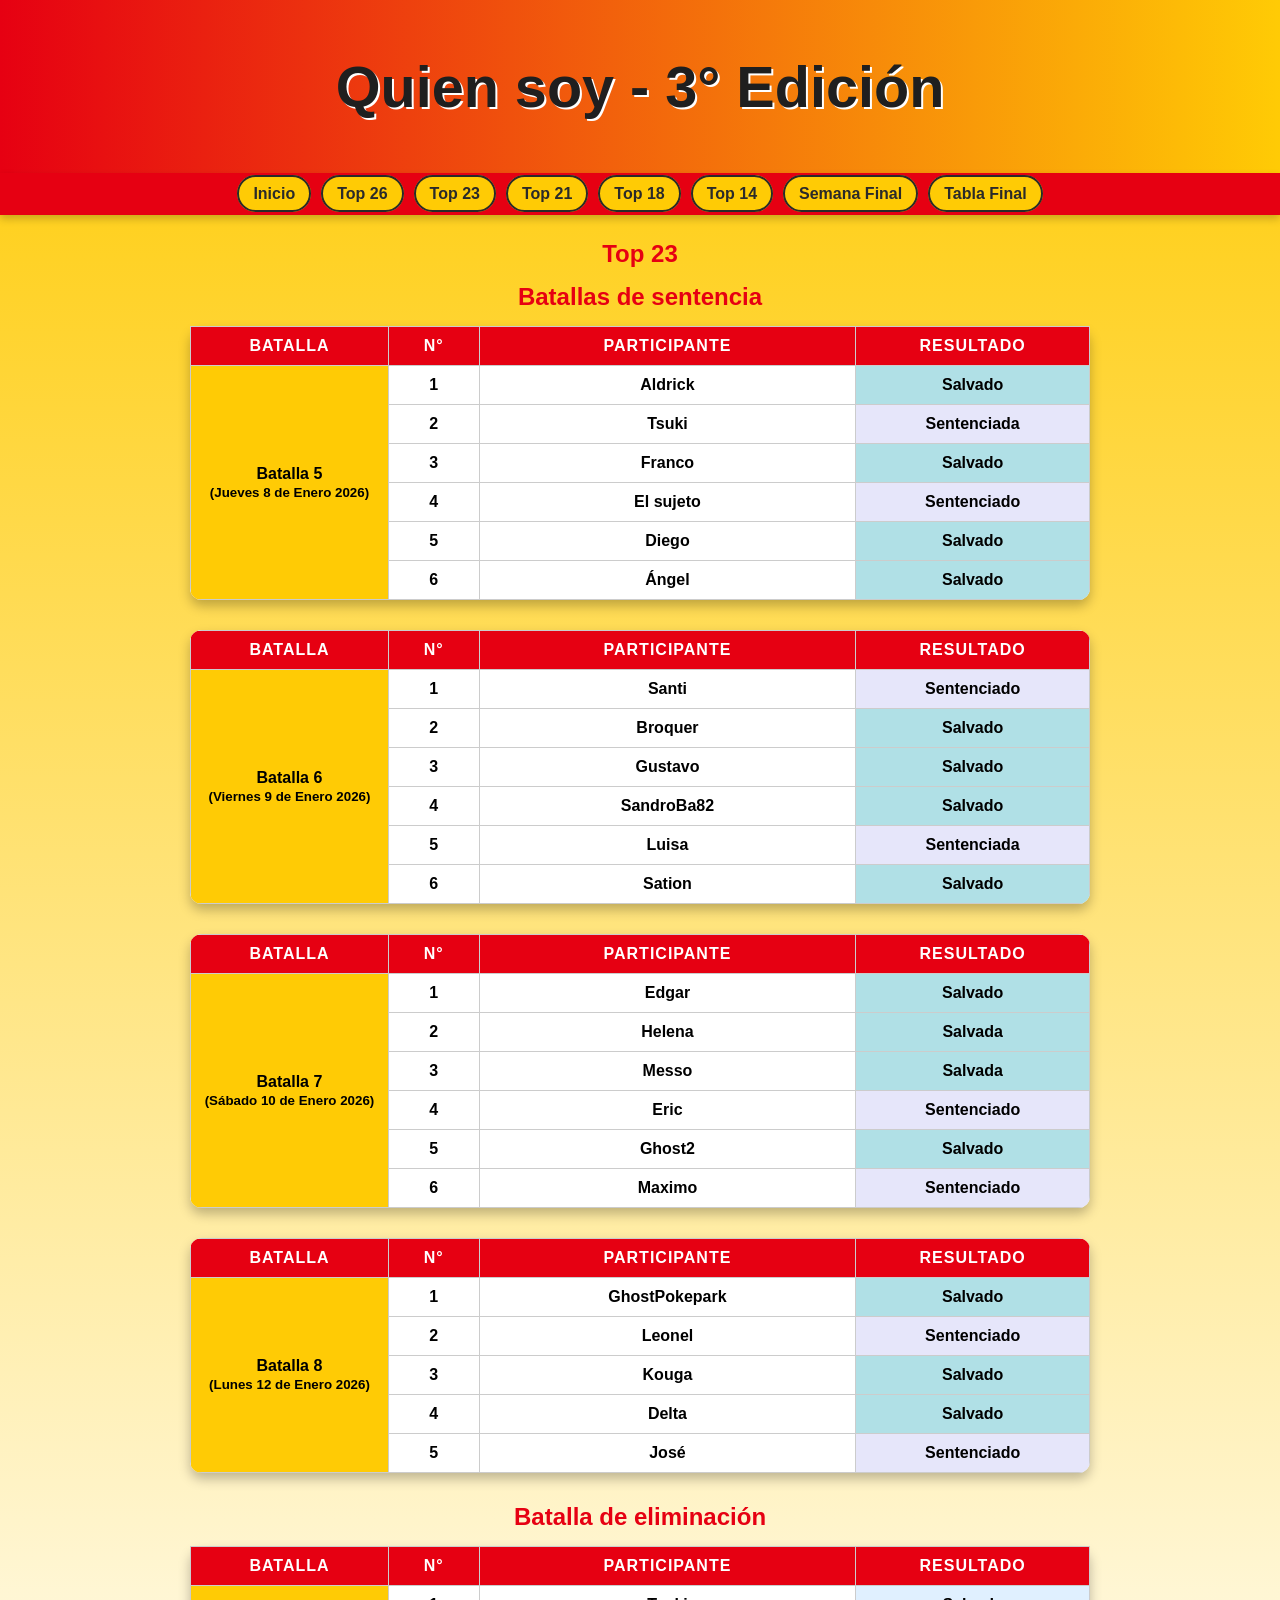
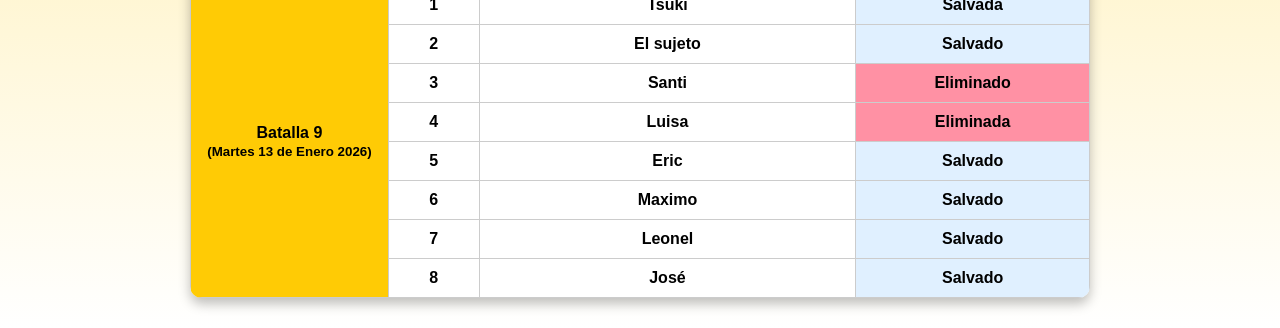
<file: top23.html>
<!doctype html>
<html lang="es">
  <head>
    <meta charset="utf-8">
    <meta name="viewport" content="width=device-width, initial-scale=1">
    <title>Top 24</title>
    <link rel="shortcut icon" href="logo.png" />


    <link rel="stylesheet" href="styles.css">
  </head>

  <body>
    <div id="titulo">
      <h1>Quien soy - 3° Edición</h1>
    </div>

    <nav>
      <ul>
        <li><a href="index.html">Inicio</a></li>
        <li><a href="top26.html">Top 26</a></li>
        <li><a href="top23.html">Top 23</a></li>
        <li><a href="top21.html">Top 21</a></li>
        <li><a href="top18.html">Top 18</a></li>
        <li><a href="top14.html">Top 14</a></li>
        <li><a href="semanafinal.html">Semana Final</a></li>
        <li><a href="tabla.html">Tabla Final</a></li>
      </ul>
    </nav>

    <table>
      <caption>Top 23</caption>
      <thead>
        <tr>
          <th>Batalla</th>
          <th>N°</th>
          <th>Participante</th>
          <th>Resultado</th>
        </tr>
      </thead>
      <tbody>
        <caption>Batallas de sentencia</caption>
        <tr>
          <td class="subtitulo" rowspan="9">Batalla 5<br><small>(Jueves 8 de Enero 2026)</small></td>
          <td>1</td>
          <td>Aldrick</td>
          <td class="salvado">Salvado</td>
        </tr>
        <tr>
          <td>2</td>
          <td>Tsuki</td>
          <td class="sentenciado">Sentenciada</td>
        </tr>
        <tr>
          <td>3</td>
          <td>Franco</td>
          <td class="salvado">Salvado</td>
        </tr>
        <tr>
          <td>4</td>
          <td>El sujeto</td>
          <td class="sentenciado">Sentenciado</td>
        </tr>
        <tr>
          <td>5</td>
          <td>Diego</td>
          <td class="salvado">Salvado</td>
        </tr>
        <tr>
          <td>6</td>
          <td>Ángel</td>
          <td class="salvado">Salvado</td>
        </tr>
      </tbody>
    </table>

    <table>
      <thead>
        <tr>
          <th>Batalla</th>
          <th>N°</th>
          <th>Participante</th>
          <th>Resultado</th>
        </tr>
      </thead>
      <tbody>
        <tr>
          <td class="subtitulo" rowspan="9">Batalla 6<br><small>(Viernes 9 de Enero 2026)</small></td>
          <td>1</td>
          <td>Santi</td>
          <td class="sentenciado">Sentenciado</td>
        </tr>
        <tr>
          <td>2</td>
          <td>Broquer</td>
          <td class="salvado">Salvado</td>
        </tr>
        <tr>
          <td>3</td>
          <td>Gustavo</td>
          <td class="salvado">Salvado</td>
        </tr>
        <tr>
          <td>4</td>
          <td>SandroBa82</td>
          <td class="salvado">Salvado</td>
        </tr>
        <tr>
          <td>5</td>
          <td>Luisa</td>
          <td class="sentenciado">Sentenciada</td>
        </tr>
        <tr>
          <td>6</td>
          <td>Sation</td>
          <td class="salvado">Salvado</td>
        </tr>
      </tbody>
    </table>

    <table>
      <thead>
        <tr>
          <th>Batalla</th>
          <th>N°</th>
          <th>Participante</th>
          <th>Resultado</th>
        </tr>
      </thead>
      <tbody>
        <tr>
          <td class="subtitulo" rowspan="8">Batalla 7<br><small>(Sábado 10 de Enero 2026)</small></td>
          <td>1</td>
          <td>Edgar</td>
          <td class="salvado">Salvado</td>
        </tr>
        <tr>
          <td>2</td>
          <td>Helena</td>
          <td class="salvado">Salvada</td>
        </tr>
        <tr>
          <td>3</td>
          <td>Messo</td>
          <td class="salvado">Salvada</td>
        </tr>
        <tr>
          <td>4</td>
          <td>Eric</td>
          <td class="sentenciado">Sentenciado</td>
        </tr>
        <tr>
          <td>5</td>
          <td>Ghost2</td>
          <td class="salvado">Salvado</td>
        </tr>
        <tr>
          <td>6</td>
          <td>Maximo</td>
          <td class="sentenciado">Sentenciado</td>
        </tr>
      </tbody>
    </table>

    <table>
        <thead>
          <tr>
            <th>Batalla</th>
            <th>N°</th>
            <th>Participante</th>
            <th>Resultado</th>
          </tr>
        </thead>
        <tbody>
          <tr>
            <td class="subtitulo" rowspan="8">Batalla 8<br><small>(Lunes 12 de Enero 2026)</small></td>
            <td>1</td>
            <td>GhostPokepark</td>
            <td class="salvado">Salvado</td>
          </tr>
          <tr>
            <td>2</td>
            <td>Leonel</td>
            <td class="sentenciado">Sentenciado</td>
          </tr>
          <tr>
            <td>3</td>
            <td>Kouga</td>
            <td class="salvado">Salvado</td>
          </tr>
          <tr>
            <td>4</td>
            <td>Delta</td>
            <td class="salvado">Salvado</td>
          </tr>
          <tr>
            <td>5</td>
            <td>José</td>
            <td class="sentenciado">Sentenciado</td>
          </tr>
        </tbody>
      </table>

    <table>
      <thead>
        <tr>
          <th>Batalla</th>
          <th>N°</th>
          <th>Participante</th>
          <th>Resultado</th>
        </tr>
      </thead>
      <tbody>
        <caption>Batalla de eliminación</caption>
        <tr>
          <td class="subtitulo" rowspan="9">Batalla 9<br><small>(Martes 13 de Enero 2026)</small></td>
          <td>1</td>
          <td>Tsuki</td>
          <td class="salvadoe">Salvada</td>
        </tr>
        <tr>
          <td>2</td>
          <td>El sujeto</td>
          <td class="salvadoe">Salvado</td>
        </tr>
        <tr>
          <td>3</td>
          <td>Santi</td>
          <td class="eliminado">Eliminado</td>
        </tr>
        <tr>
          <td>4</td>
          <td>Luisa</td>
          <td class="eliminado">Eliminada</td>
        </tr>
        <tr>
          <td>5</td>
          <td>Eric</td>
          <td class="salvadoe">Salvado</td>
        </tr>
        <tr>
          <td>6</td>
          <td>Maximo</td>
          <td class="salvadoe">Salvado</td>
        </tr>
        <tr>
          <td>7</td>
          <td>Leonel</td>
          <td class="salvadoe">Salvado</td>
        </tr>
        <tr>
          <td>8</td>
          <td>José</td>
          <td class="salvadoe">Salvado</td>
        </tr>
      </tbody>
    </table>
  </body>
</html>
</file>
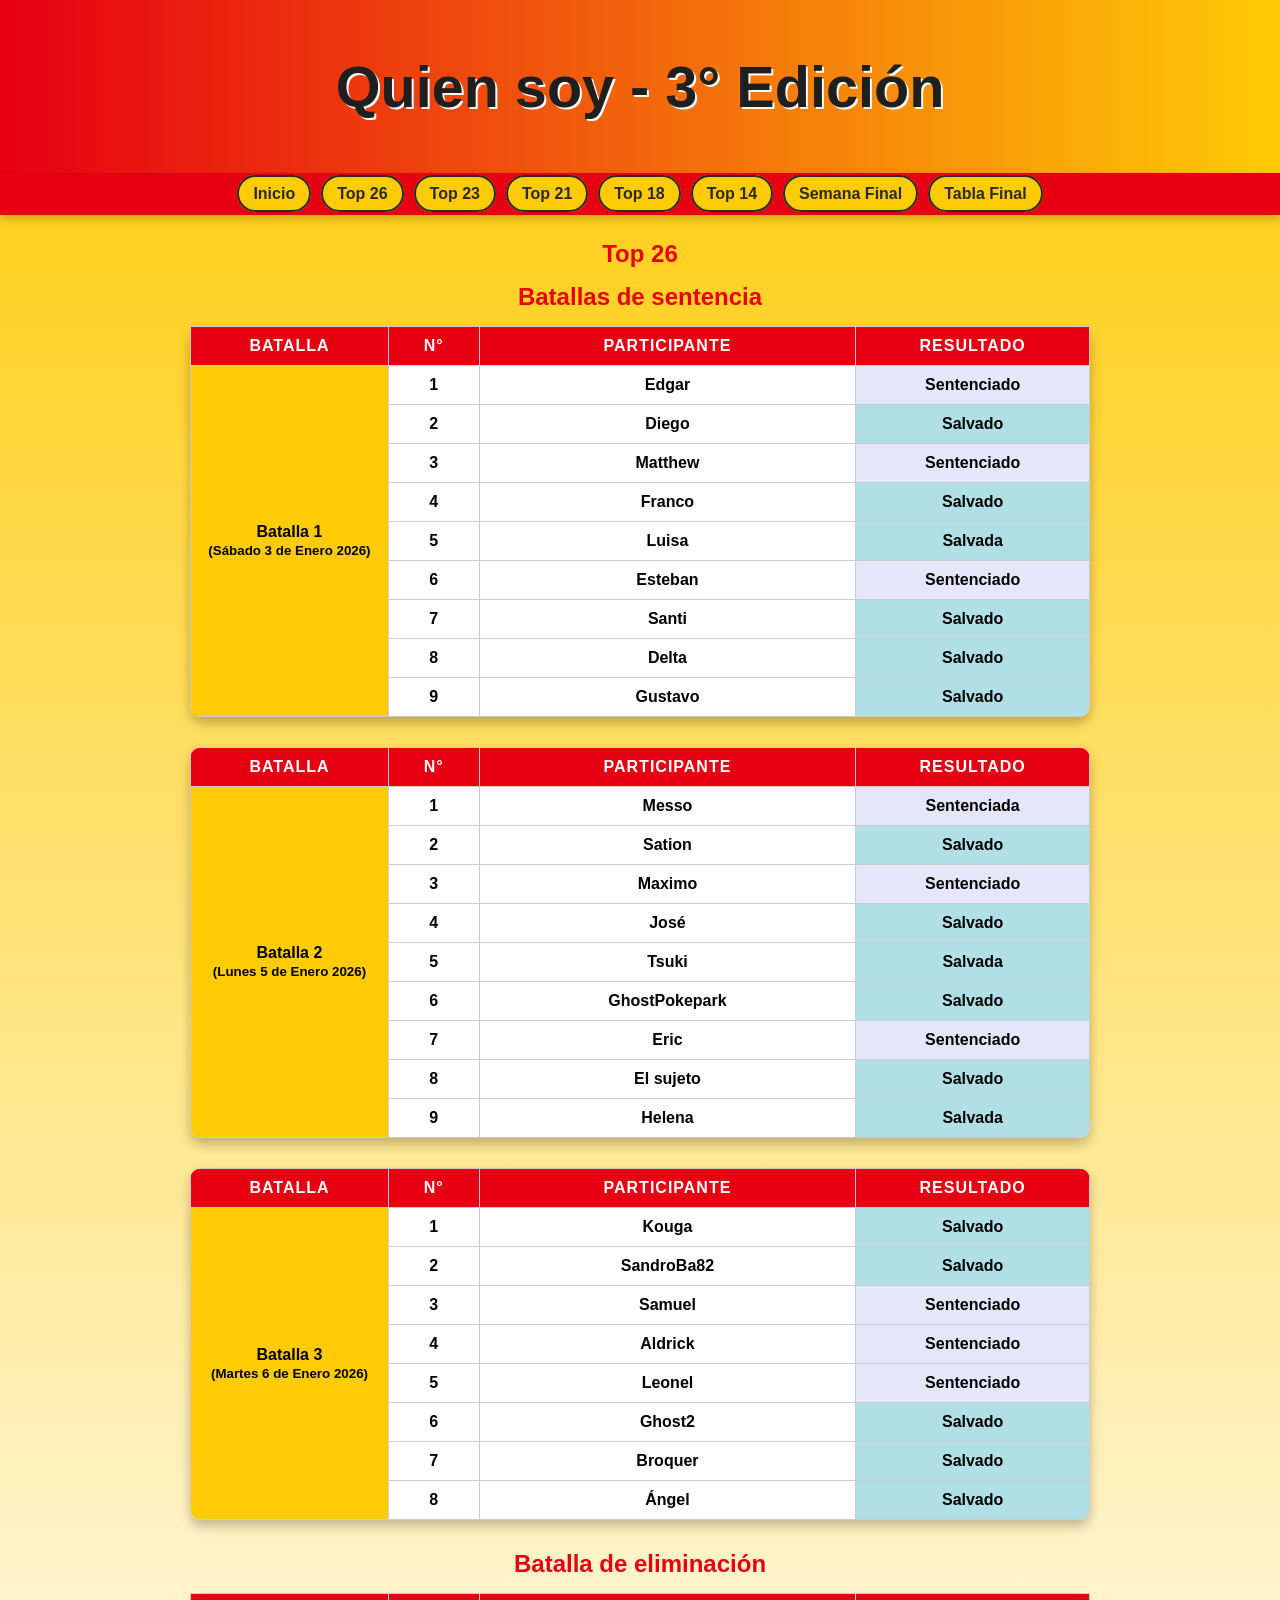
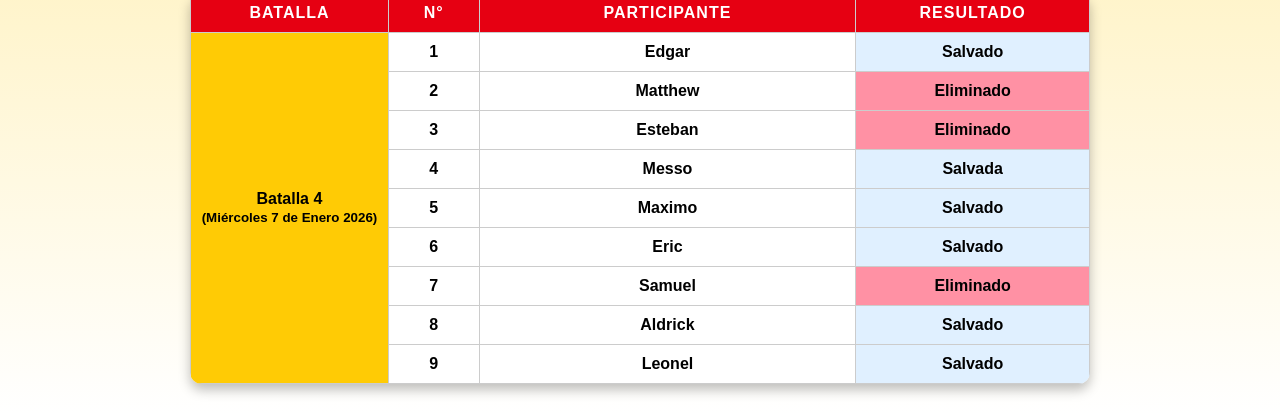
<file: top26.html>
<!doctype html>
<html lang="es">
  <head>
    <meta charset="utf-8">
    <meta name="viewport" content="width=device-width, initial-scale=1">
    <title>Top 24</title>
    <link rel="shortcut icon" href="logo.png" />


    <link rel="stylesheet" href="styles.css">
  </head>

  <body>
    <div id="titulo">
      <h1>Quien soy - 3° Edición</h1>
    </div>

    <nav>
      <ul>
        <li><a href="index.html">Inicio</a></li>
        <li><a href="top26.html">Top 26</a></li>
        <li><a href="top23.html">Top 23</a></li>
        <li><a href="top21.html">Top 21</a></li>
        <li><a href="top18.html">Top 18</a></li>
        <li><a href="top14.html">Top 14</a></li>
        <li><a href="semanafinal.html">Semana Final</a></li>
        <li><a href="tabla.html">Tabla Final</a></li>
      </ul>
    </nav>

    <table>
      <caption>Top 26</caption>
      <thead>
        <tr>
          <th>Batalla</th>
          <th>N°</th>
          <th>Participante</th>
          <th>Resultado</th>
        </tr>
      </thead>
      <tbody>
        <caption>Batallas de sentencia</caption>
        <tr>
          <td class="subtitulo" rowspan="9">Batalla 1<br><small>(Sábado 3 de Enero 2026)</small></td>
          <td>1</td>
          <td>Edgar</td>
          <td class="sentenciado">Sentenciado</td>
        </tr>
        <tr>
          <td>2</td>
          <td>Diego</td>
          <td class="salvado">Salvado</td>
        </tr>
        <tr>
          <td>3</td>
          <td>Matthew</td>
          <td class="sentenciado">Sentenciado</td>
        </tr>
        <tr>
          <td>4</td>
          <td>Franco</td>
          <td class="salvado">Salvado</td>
        </tr>
        <tr>
          <td>5</td>
          <td>Luisa</td>
          <td class="salvado">Salvada</td>
        </tr>
        <tr>
          <td>6</td>
          <td>Esteban</td>
          <td class="sentenciado">Sentenciado</td>
        </tr>
        <tr>
          <td>7</td>
          <td>Santi</td>
          <td class="salvado">Salvado</td>
        </tr>
        <tr>
          <td>8</td>
          <td>Delta</td>
          <td class="salvado">Salvado</td>
        </tr>
        <tr>
          <td>9</td>
          <td>Gustavo</td>
          <td class="salvado">Salvado</td>
        </tr>
      </tbody>
    </table>

    <table>
      <thead>
        <tr>
          <th>Batalla</th>
          <th>N°</th>
          <th>Participante</th>
          <th>Resultado</th>
        </tr>
      </thead>
      <tbody>
        <tr>
          <td class="subtitulo" rowspan="9">Batalla 2<br><small>(Lunes 5 de Enero 2026)</small></td>
          <td>1</td>
          <td>Messo</td>
          <td class="sentenciado">Sentenciada</td>
        </tr>
        <tr>
          <td>2</td>
          <td>Sation</td>
          <td class="salvado">Salvado</td>
        </tr>
        <tr>
          <td>3</td>
          <td>Maximo</td>
          <td class="sentenciado">Sentenciado</td>
        </tr>
        <tr>
          <td>4</td>
          <td>José</td>
          <td class="salvado">Salvado</td>
        </tr>
        <tr>
          <td>5</td>
          <td>Tsuki</td>
          <td class="salvado">Salvada</td>
        </tr>
        <tr>
          <td>6</td>
          <td>GhostPokepark</td>
          <td class="salvado">Salvado</td>
        </tr>
        <tr>
          <td>7</td>
          <td>Eric</td>
          <td class="sentenciado">Sentenciado</td>
        </tr>
        <tr>
          <td>8</td>
          <td>El sujeto</td>
          <td class="salvado">Salvado</td>
        </tr>
        <tr>
          <td>9</td>
          <td>Helena</td>
          <td class="salvado">Salvada</td>
        </tr>
      </tbody>
    </table>

    <table>
      <thead>
        <tr>
          <th>Batalla</th>
          <th>N°</th>
          <th>Participante</th>
          <th>Resultado</th>
        </tr>
      </thead>
      <tbody>
        <tr>
          <td class="subtitulo" rowspan="8">Batalla 3<br><small>(Martes 6 de Enero 2026)</small></td>
          <td>1</td>
          <td>Kouga</td>
          <td class="salvado">Salvado</td>
        </tr>
        <tr>
          <td>2</td>
          <td>SandroBa82</td>
          <td class="salvado">Salvado</td>
        </tr>
        <tr>
          <td>3</td>
          <td>Samuel</td>
          <td class="sentenciado">Sentenciado</td>
        </tr>
        <tr>
          <td>4</td>
          <td>Aldrick</td>
          <td class="sentenciado">Sentenciado</td>
        </tr>
        <tr>
          <td>5</td>
          <td>Leonel</td>
          <td class="sentenciado">Sentenciado</td>
        </tr>
        <tr>
          <td>6</td>
          <td>Ghost2</td>
          <td class="salvado">Salvado</td>
        </tr>
        <tr>
          <td>7</td>
          <td>Broquer</td>
          <td class="salvado">Salvado</td>
        </tr>
        <tr>
          <td>8</td>
          <td>Ángel</td>
          <td class="salvado">Salvado</td>
        </tr>
      </tbody>
    </table>

    <table>
      <thead>
        <tr>
          <th>Batalla</th>
          <th>N°</th>
          <th>Participante</th>
          <th>Resultado</th>
        </tr>
      </thead>
      <tbody>
        <caption>Batalla de eliminación</caption>
        <tr>
          <td class="subtitulo" rowspan="9">Batalla 4<br><small>(Miércoles 7 de Enero 2026)</small></td>
          <td>1</td>
          <td>Edgar</td>
          <td class="salvadoe">Salvado</td>
        </tr>
        <tr>
          <td>2</td>
          <td>Matthew</td>
          <td class="eliminado">Eliminado</td>
        </tr>
        <tr>
          <td>3</td>
          <td>Esteban</td>
          <td class="eliminado">Eliminado</td>
        </tr>
        <tr>
          <td>4</td>
          <td>Messo</td>
          <td class="salvadoe">Salvada</td>
        </tr>
        <tr>
          <td>5</td>
          <td>Maximo</td>
          <td class="salvadoe">Salvado</td>
        </tr>
        <tr>
          <td>6</td>
          <td>Eric</td>
          <td class="salvadoe">Salvado</td>
        </tr>
        <tr>
          <td>7</td>
          <td>Samuel</td>
          <td class="eliminado">Eliminado</td>
        </tr>
        <tr>
          <td>8</td>
          <td>Aldrick</td>
          <td class="salvadoe">Salvado</td>
        </tr>
        <tr>
          <td>9</td>
          <td>Leonel</td>
          <td class="salvadoe">Salvado</td>
        </tr>
      </tbody>
    </table>
  </body>
</html>
</file>
<file: styles.css>
body {
  background: linear-gradient(180deg, #ffcb05, #ffffff);
  margin: 0;
  font-family: Arial;
  text-align: center;
}

/* ===== TÍTULO ===== */
#titulo {
  padding: 15px;
  background: linear-gradient(90deg, #e60012, #ffcb05);
  color: #1f1f1f;
  font-size: 1.8em;
  font-weight: bold;
  text-shadow: 2px 2px 0 #fff;
}

/* ===== NAV ===== */
nav {
  background-color: #e60012;
  display: flex;
  justify-content: center;
  align-items: center;
  flex-wrap: wrap;
  padding: 12px;
  margin-bottom: 25px;
  box-shadow: 0 4px 8px rgba(0,0,0,0.2);
}

nav ul {
  display: flex;
  flex-wrap: wrap;
  justify-content: center;
  gap: 10px;
  list-style: none;
  margin: 0;
  padding: 0;
}

nav ul li a {
  background-color: #ffcb05;
  color: #2a2a2a;
  font-weight: bold;
  text-decoration: none;
  padding: 8px 14px;
  border-radius: 20px;
  transition: 0.3s;
  font-size: clamp(12px, 3vw, 16px);
  border: 2px solid #2a2a2a;
}

nav ul li a:hover {
  background-color: #ffe066;
  transform: scale(1.05);
}

/* ===== TABLA ===== */
table {
  border-collapse: collapse;
  margin: 0 auto 30px auto;
  width: 90%;
  max-width: 900px;
  background-color: white;
  box-shadow: 0 6px 12px rgba(0, 0, 0, 0.25);
  font-size: clamp(12px, 2.5vw, 16px);
  table-layout: fixed;
  border-radius: 12px;
  overflow: hidden;
}

th, td {
  border: 1px solid #ccc;
  padding: 10px;
  text-align: center;
  word-wrap: break-word;
}

/* Encabezado */
th {
  background-color: #e60012;
  color: white;
  text-transform: uppercase;
  letter-spacing: 1px;
}

td {
  font-weight: bold;
}

/* Caption */
caption {
  font-size: 1.5em;
  margin-bottom: 15px;
  font-weight: bold;
  color: #e60012;
}

/* Columnas */
th:nth-child(1), td:nth-child(1) { width: 25%; }
th:nth-child(2), td:nth-child(2) { width: 10%; }
th:nth-child(3), td:nth-child(3) { width: 50%; }
th:nth-child(4), td:nth-child(4) { width: 30%; }

/* ===== ESTADOS (COLORES ORIGINALES) ===== */
.salvado {
  background-color: #B0E0E6;
  color: black;
}

.salvadop {
  background-color: #FDFC8F;
  color: black;
}

.sentenciado {
  background-color: #E6E6FA;
  color: black;
}

.salvadoe {
  background-color: #E0F0FF;
  color: black;
}

.eliminado {
  background-color: #FF91A4;
  color: black;
}

.ganador {
  background-color: gold;
  color: black;
}

.subcampeon {
  background-color: silver;
  color: black;
}

.tercero {
  background-color: tan;
  color: black;
}

/* Subtítulo */
.subtitulo {
  background-color: #ffcb05;
  font-weight: bold;
}

/* ===== RESPONSIVE ===== */
@media (max-width: 600px) {
  table {
    font-size: 12px;
  }

  nav ul {
    flex-direction: column;
  }

  nav ul li a {
    width: 100%;
    display: block;
  }

  th, td {
    padding: 6px;
  }
}
</file>
